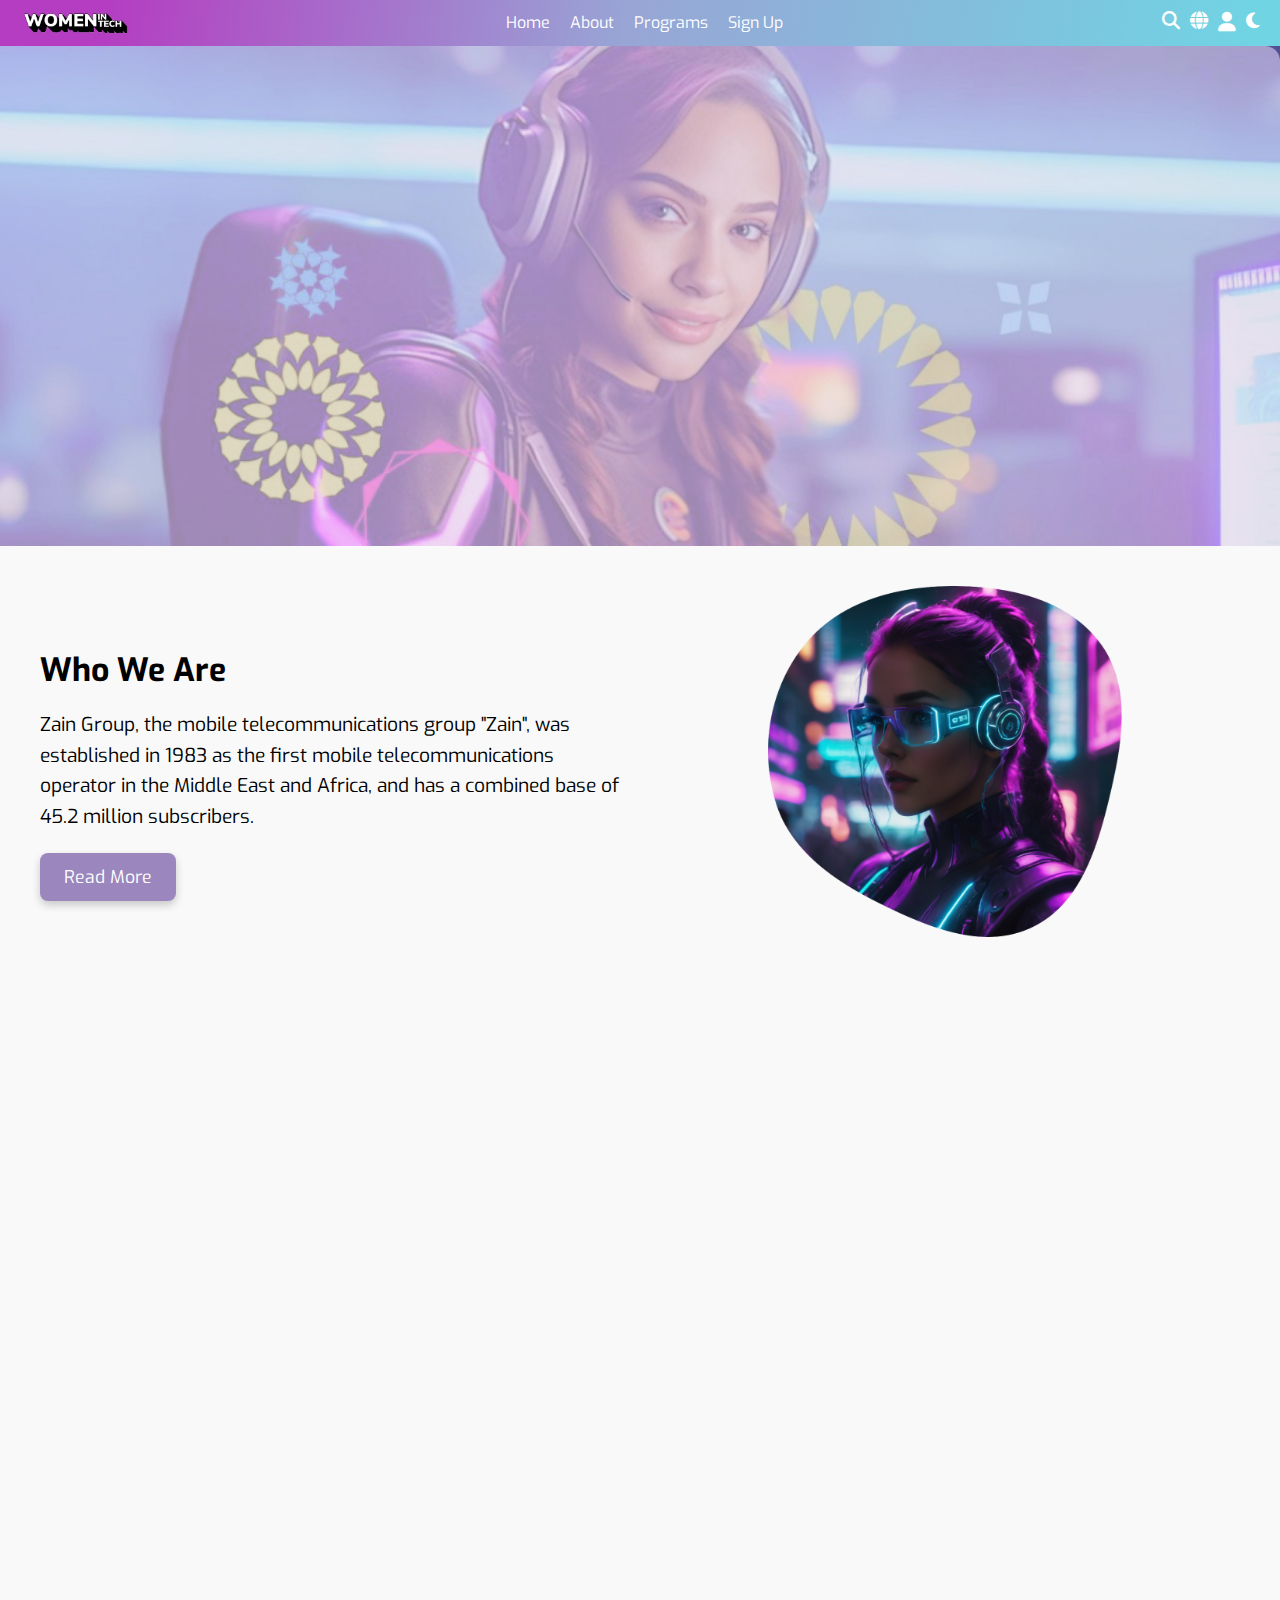
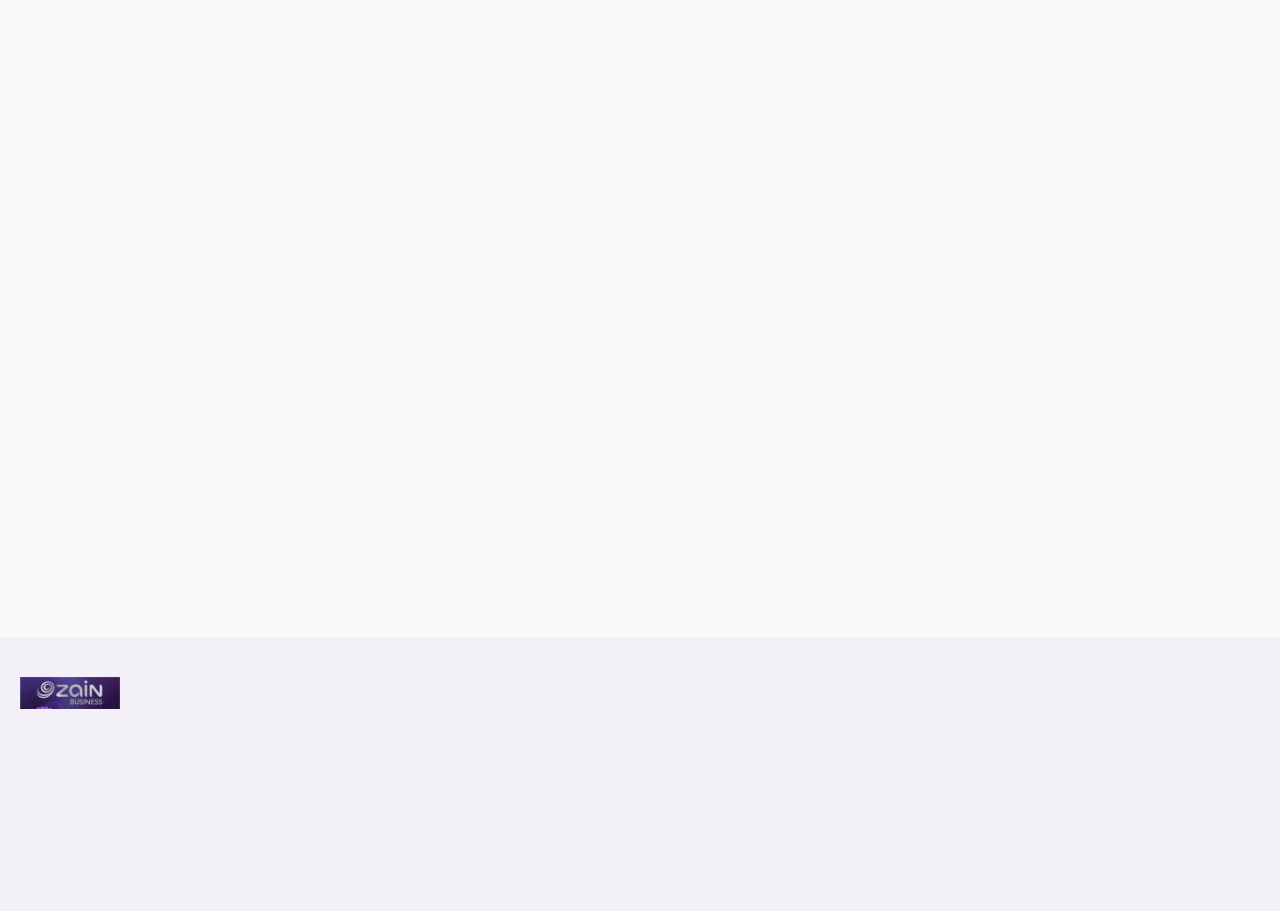
<file: about.html>
<!DOCTYPE html>
<html lang="en">
<head>
    <meta charset="UTF-8">
    <meta name="viewport" content="width=device-width, initial-scale=1.0">
    <title>Women in tech</title>
    <link rel="stylesheet" href="./style/styles1.css">
    <link rel="stylesheet" href="https://cdnjs.cloudflare.com/ajax/libs/font-awesome/6.6.0/css/all.min.css"> 
    <link rel="preconnect" href="https://fonts.googleapis.com">
<link rel="preconnect" href="https://fonts.gstatic.com" crossorigin>
<link href="https://fonts.googleapis.com/css2?family=Exo:ital,wght@0,100..900;1,100..900&display=swap" rel="stylesheet">
</head>
<body>

    <nav class="navbar">
        <div class="container">
            <a href="#" class="logo">
                <img src="img/logo.png" alt="Logo">
            </a>
            <ul class="nav-links" >
                <li><a href="index.html" class="translate-text" data-en="Home" data-ar="الصفحة الرئيسية">Home</a></li>
                <li><a href="about.html" class="translate-text" data-en="About" data-ar="عن الشركة">About</a></li>
                <li><a href="program.html" class="translate-text" data-en="Programs" data-ar="البرامج">Programs</a></li>
                <li><a href="signUp.html" class="translate-text" data-en="Sign Up" data-ar="التسجيل">Sign Up</a></li>
            </ul>
            <div class="icons">
                <a href="#" class="icon search-icon"><i class="fas fa-search"></i></a> 
                <a href="#" class="icon translate-icon" id="translate-icon"><i class="fas fa-globe"></i></a>
                <a href="profile.html" class="icon profile-icon"><i class="fas fa-user"></i></a> 
                <a href="#" class="icon dark-mode-icon" id="dark-mode-toggle"><i class="fas fa-moon"></i>
                </a> 
            <button class="menu-toggle" id="menu-toggle"><i class="fas fa-bars"></i></button> 
        </div>
    </nav>





    <section class="header-section">
        <header class="header">
            <div class="header-image">
                <img id="header-img1" src="img/imgs/abhead.png" alt="Header Image 1">
                <img id="header-img2" src="img/imgs/head2.png" alt="Header Image 2" >
            </div>
        </header>
    </section>
    
    

    <section class="who-we-are">
        <div class="content">
            <div class="text">
                <h2 class="translate-text" data-en="Who We Are" data-ar="من نحن">Who We Are</h2>
                <p class="translate-text" data-en="Zain Group, the mobile telecommunications group 'Zain', was established in 1983 as the first mobile telecommunications operator in the Middle East and Africa, and has a combined base of 45.2 million subscribers." data-ar="تأسست مجموعة زين، مجموعة الاتصالات المتنقلة 'زين'، في عام 1983 كأول مشغل اتصالات متنقلة في الشرق الأوسط وأفريقيا، ولديها قاعدة مشتركين مجمعة تبلغ 45.2 مليون مشترك.">Zain Group, the mobile telecommunications group "Zain", was established in 1983 as the first mobile telecommunications operator in the Middle East and Africa, and has a combined base of 45.2 million subscribers.</p>
                <a href="#" class="read-more translate-text" data-en="Read More" data-ar="اقرأ المزيد">Read More</a>
            </div>            
            <div class="image">
                <img src="img/imgs/a1.png" alt="Zain Group">
            </div>
        </div>
    </section>

    <section class="women-in-tech">
        <div class="women-content">
            <div class="women-image">
                <img src="img/imgs/b2.png" alt="Women in Technology Image">
            </div>
            <div class="women-text">
                <h2 class="translate-text" data-en="Women In Technology" data-ar="النساء في التكنولوجيا">Women In Technology</h2>
                <p class="translate-text" data-en="The company launched the 'Women in Technology' program to support women who want to work in the technology sector, by providing them with educational opportunities, guidance and networking, which aims to enable more women to enter the technology sector, and prepare female leaders in this field." data-ar="أطلقت الشركة برنامج 'النساء في التكنولوجيا' لدعم النساء اللواتي يرغبن في العمل في قطاع التكنولوجيا، من خلال توفير الفرص التعليمية، والإرشاد، والتواصل، والذي يهدف إلى تمكين المزيد من النساء من دخول قطاع التكنولوجيا، وإعداد قادة إناث في هذا المجال.">The company launched the “Women in Technology” program to support women who want to work in the technology sector, by providing them with educational opportunities, guidance and networking, which aims to enable more women to enter the technology sector, and prepare female leaders in this field.</p>
                <a href="#" class="women-read-more translate-text" data-en="Read More" data-ar="اقرأ المزيد">Read More</a>
            </div>
        </div>
    </section>
    
    
    <section class="who-we-are">
        <div class="content">
            <div class="text">
                <h2 class="translate-text" data-en="Our Vision" data-ar="رؤيتنا">Our Vision</h2>
                <p class="translate-text" data-en="This program aims to prove the role of women in technology and demonstrate their capabilities, as well as provide the opportunity for the largest possible number of working women and graduates from various technological branches to benefit from it." data-ar="يهدف هذا البرنامج إلى إثبات دور النساء في التكنولوجيا وإظهار قدراتهن، بالإضافة إلى توفير الفرصة لأكبر عدد ممكن من النساء العاملات والخريجات من مختلف التخصصات التكنولوجية للاستفادة منه.">This program aims to prove the role of women in technology and demonstrate their capabilities, as well as provide the opportunity for the largest possible number of working women and graduates from various technological branches to benefit from it.</p>
                <a href="#" class="read-more translate-text" data-en="Read More" data-ar="اقرأ المزيد">Read More</a>
            </div>                    
            <div class="image">
                <img src="img/imgs/b3.png" alt="Zain Group">
            </div>
        </div>
    </section>

    <section class="women-in-tech">
        <div class="women-content">
            <div class="women-image">
                <img src="img/imgs/b4.png" alt="Women in Technology Image">
            </div>
            <div class="women-text">
                <h2 class="translate-text" data-en="Our Mission" data-ar="مهمتنا">Our Mission</h2>
                <p class="translate-text" data-en="Empowering women and enhancing their presence in technology and inspiring the next generation of young women and girls to enter science, technology and engineering careers." data-ar="تمكين النساء وتعزيز وجودهن في التكنولوجيا وإلهام الجيل القادم من الشابات والفتيات لدخول مجالات العلوم والتكنولوجيا والهندسة.">Empowering women and enhancing their presence in technology and inspiring the next generation of young women and girls to enter science, technology and engineering careers.</p>
                <a href="#" class="women-read-more translate-text" data-en="Read More" data-ar="اقرأ المزيد">Read More</a>
            </div>            
        </div>
    </section>
    

    <footer class="footer">
        <div class="footer-container">
            <div class="footer-logo">
                <img src="image.png" alt="Logo" class="footer-logo-image">
            </div>
            <div class="footer-description">
                <p>Contact us</p>
                <p>Address: Iraq, Baghdad, Al Jadriya</p>
                <p>Email: support@moon.iq</p>
                <p>Copyright © 2024 moon | Women in Tech | G-2</p>
            </div>
            <div class="footer-links">
                <h3>Quick Links</h3>
                <ul>
                    <li><a href="#">Home</a></li>
                    <li><a href="#">About Us</a></li>
                    <li><a href="#">Services</a></li>
                    <li><a href="#">Contact</a></li>
                </ul>
            </div>
            <div class="footer-social">
                <h3>Follow Us</h3>
                <ul>
                    <li><a href="#"><i class="fab fa-facebook-f"></i> Facebook</a></li>
                    <li><a href="#"><i class="fab fa-twitter"></i> Twitter</a></li>
                    <li><a href="#"><i class="fab fa-instagram"></i> Instagram</a></li>
                    <li><a href="#"><i class="fab fa-linkedin-in"></i> LinkedIn</a></li>
                </ul>
            </div>
        </div>
    </footer>
    


    <script src="./scripts/script1.js"></script>
    <script src="https://cdnjs.cloudflare.com/ajax/libs/gsap/3.11.2/gsap.min.js"></script>

</body>
</html>
</file>
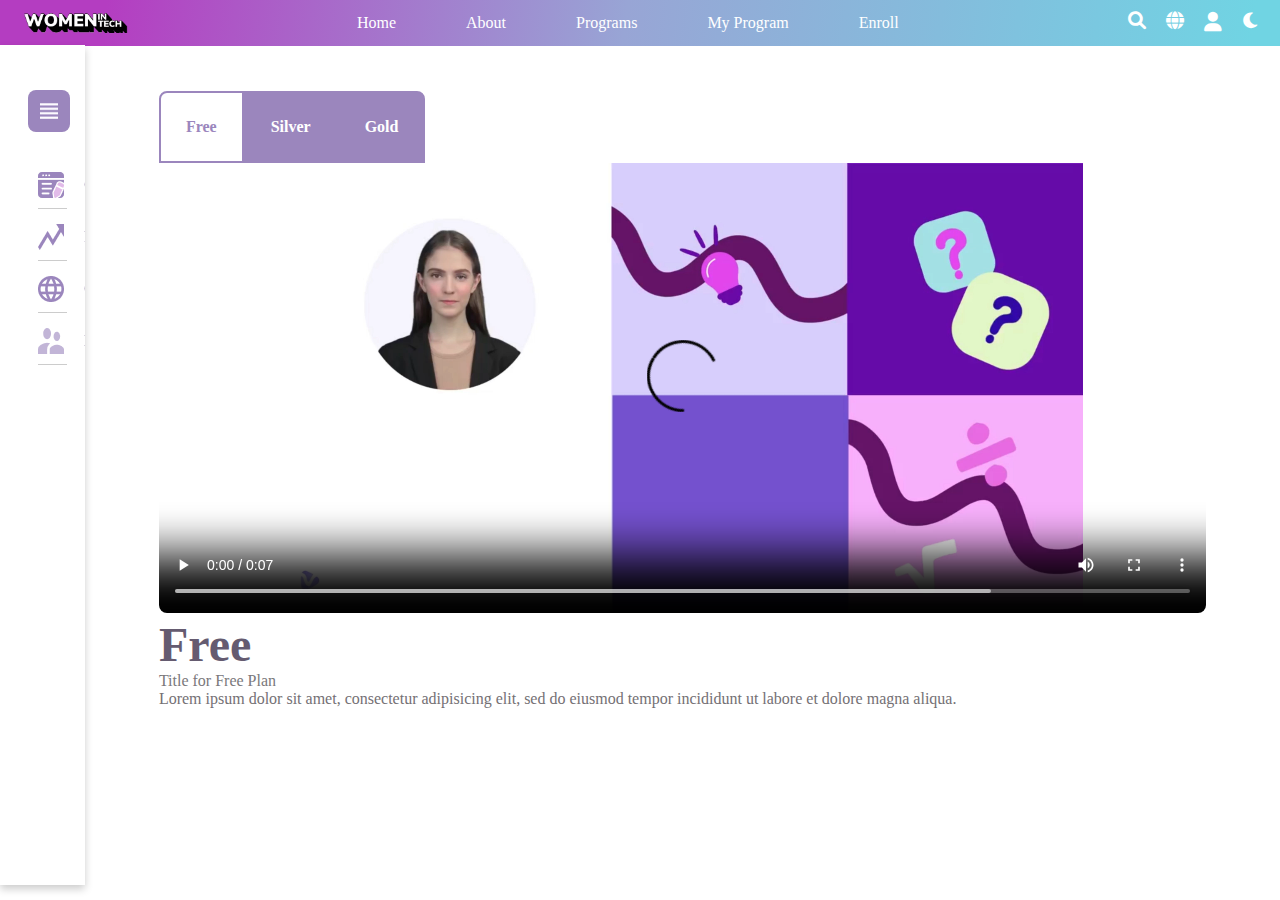
<file: myCourse.html>
<!DOCTYPE html>
<html lang="en">
<head>
    <meta charset="UTF-8">
    <meta name="viewport" content="width=device-width, initial-scale=1.0">
    <title>Slide Menu</title>
    <link rel="stylesheet" href="myCoursse.css">

    <link rel="stylesheet" href="https://cdnjs.cloudflare.com/ajax/libs/font-awesome/6.0.0-beta3/css/all.min.css">
</head>
<body>
    <!-- nav bar html -->
   
    <nav class="navbar">
      <div class="container">
          <a href="#" class="logo">
              <img src="img/logo.png" alt="Logo">
          </a>
          <ul class="nav-links" >
            <li><a href="index.html" class="translate-text" data-en="Home" data-ar="الصفحة الرئيسية">Home</a></li>
            <li><a href="about.html" class="translate-text" data-en="About" data-ar="عن الشركة">About</a></li>
            <li><a href="program.html" class="translate-text" data-en="Programs" data-ar="البرامج">Programs</a></li>
            <li><a href="myProgram.html" class="translate-text" data-en="Programs" data-ar="البرامج">My Program</a></li>
            <li><a href="En.html" class="translate-text" data-en="Enroll" data-ar="التسجيل">Enroll</a></li>
        </ul>
          <div class="icons">
              <a href="#" class="icon search-icon"><i class="fas fa-search"></i></a> 
              <a href="#" class="icon translate-icon" id="translate-icon"><i class="fas fa-globe"></i></a>
              <a href="profile.html" class="icon profile-icon"><i class="fas fa-user"></i></a> 
              <a href="#" class="icon dark-mode-icon" id="dark-mode-toggle"><i class="fas fa-moon"></i>
              </a> 
          <button class="menu-toggle" id="menu-toggle"><i class="fas fa-bars"></i></button> 
      </div>
  </nav>

<!-- end nav bar  -->
    <!-- end nav bar  -->

    <!-- start sidebar -->
    <aside class="sidebar">
        <div class="sidebar-header">
            <img src="img/menu-icon.png" alt="logo">
            <h3>Menu</h3>
        </div>
        <ul class="sidebar-link">
            <li><a href="myProgram.html"><img src="img/courseIcon.png" alt="Icon 1"><span>Course</span></a></li>
            <li><a href="myProgram.html"><img src="img/prograssIcon.png" alt="Icon 2"><span>Progress</span></a></li>
            <li><a href="myProgram.htmlk"><img src="img/quickLinkIcon.png" alt="Icon 3"><span>Quick Link</span></a></li>
            <li><a href="myProgram.html"><img src="img/mentorIcon.png" alt="Icon 4"><span>Mentor</span></a></li>
        </ul>
    </aside>
    <!-- end sidebar -->

    <!-- start main content -->
    <main class="main-content">
        <div class="mytabs">
            <!-- Tab 1 -->
            <input type="radio" id="tabfree" name="mytabs" checked="checked">
            <label for="tabfree">Free</label>
            <div class="tab">
                <video class="ved-course" controls>
                    <source src="ved/ved1.mp4" type="video/mp4">
                    Your browser does not support the video tag.
                </video>
                <h2>Free</h2>
                <h4>Title for Free Plan</h4>
                <p>Lorem ipsum dolor sit amet, consectetur adipisicing elit, sed do eiusmod tempor incididunt ut labore et dolore magna aliqua.</p>
            </div>

            <!-- Tab 2 -->
            <input type="radio" id="tabsilver" name="mytabs">
            <label for="tabsilver">Silver</label>
            <div class="tab">
                <video class="ved-course" controls>
                    <source src="ved/ved2.mp4" type="video/mp4">
                    Your browser does not support the video tag.
                </video>
                <h2>Silver</h2>
                <h4>Title for Silver Plan</h4>
                <p>Lorem ipsum dolor sit amet, consectetur adipisicing elit, sed do eiusmod tempor incididunt ut labore et dolore magna aliqua.</p>
            </div>

            <!-- Tab 3 -->
            <input type="radio" id="tabgold" name="mytabs">
            <label for="tabgold">Gold</label>
            <div class="tab">
                <video class="ved-course" controls>
                    <source src="ved/ved3.mp4" type="video/mp4">
                    Your browser does not support the video tag.
                </video>
                <h2>Gold</h2>
                <h4>Title for Gold Plan</h4>
                <p>Lorem ipsum dolor sit amet, consectetur adipisicing elit, sed do eiusmod tempor incididunt ut labore et dolore magna aliqua.</p>
            </div>
        </div>
    </main>
</body>
</html>
</file>
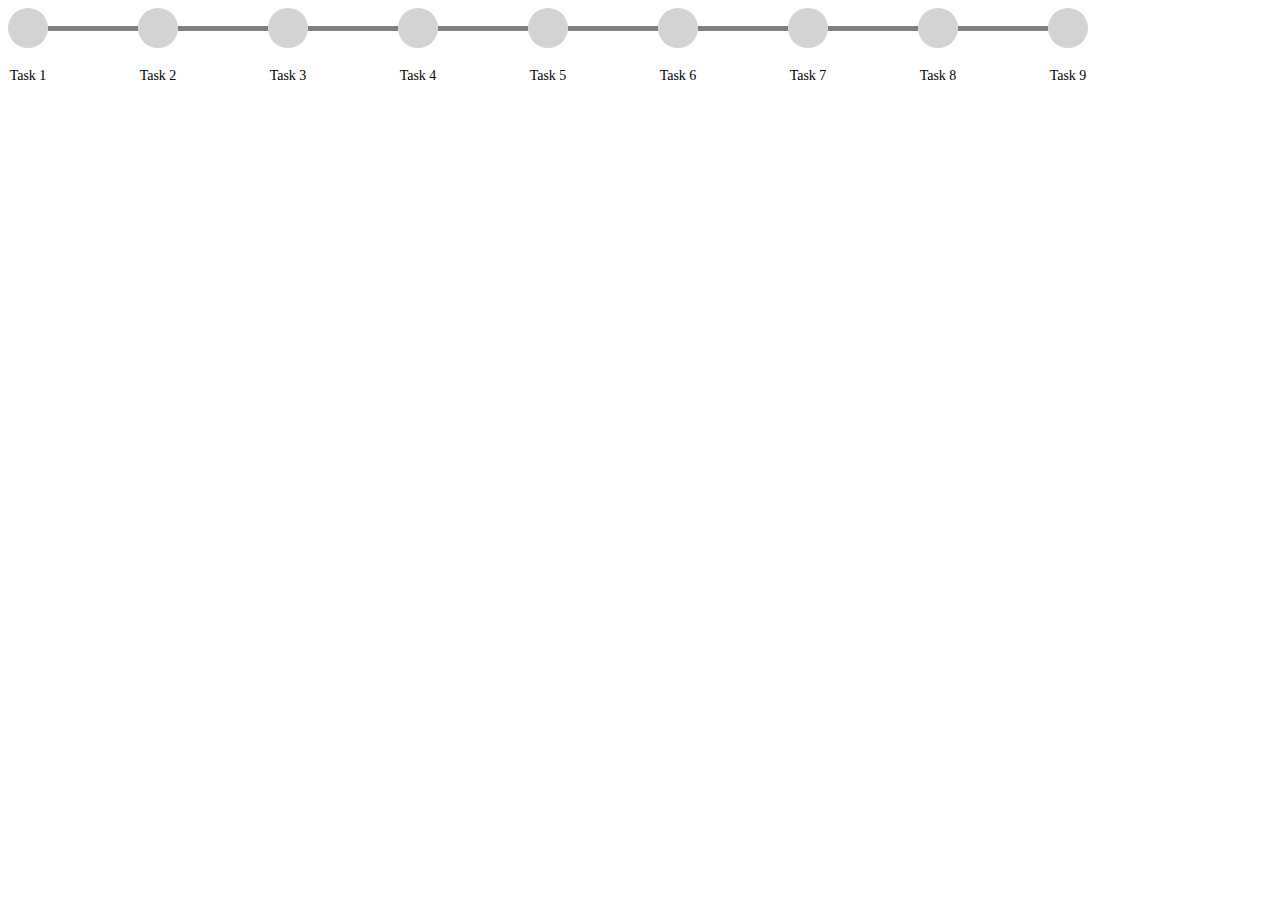
<file: pro.html>
<!DOCTYPE html>
<html lang="en">
<head>
  <meta charset="UTF-8">
  <meta name="viewport" content="width=device-width, initial-scale=1.0">
  <title>Progress Overview</title>
  <link rel="stylesheet" href="https://cdnjs.cloudflare.com/ajax/libs/font-awesome/6.0.0-beta3/css/all.min.css">
  <style>
    .progress-overview {
      display: flex;
      align-items: center;
    }

    .circle {
      width: 40px;
      height: 40px;
      border-radius: 50%;
      background-color: lightgray;
      display: flex;
      justify-content: center;
      align-items: center;
      position: relative;
      font-size: 24px;
      color: white;
    }

    .line {
      width: 90px;
      height: 5px;
      background-color: gray;
    }

    .circle.completed {
      background-color: #9B86BD;
    }

    .circle span {
      position: absolute;
      top: 60px; 
      font-size: 14px;
      color: black;
    }

    .checkmark {
      display: none;
      font-size: 20px; 
      color: white;
    }

    .circle.completed .checkmark {
      display: block;
    }


    @media (max-width: 600px) {
      .circle {
        width: 30px;
        height: 30px;
        font-size: 18px;
      }

      .line {
        width: 60px;
      }

      .circle span {
        font-size: 12px;
        top: 40px;
      }
    }
  </style>
</head>
<body>

  <!-- HTML -->
  <div class="progress-overview">
    <div class="circle" id="circle1">
      <i class="fas fa-check checkmark"></i> 
      <span>Task 1</span> 
    </div>
    <div class="line"></div>
    <div class="circle" id="circle2">
      <i class="fas fa-check checkmark"></i> 
      <span>Task 2</span>
    </div>
    <div class="line"></div>
    <div class="circle" id="circle3">
      <i class="fas fa-check checkmark"></i> 
      <span>Task 3</span>
    </div>
    <div class="line"></div>
    <div class="circle" id="circle4">
      <i class="fas fa-check checkmark"></i> 
      <span>Task 4</span>
    </div>
    <div class="line"></div>
    <div class="circle" id="circle5">
      <i class="fas fa-check checkmark"></i> 
      <span>Task 5</span>
    </div>
    <div class="line"></div>
    <div class="circle" id="circle6">
      <i class="fas fa-check checkmark"></i> 
      <span>Task 6</span>
    </div>
    <div class="line"></div>
    <div class="circle" id="circle7">
      <i class="fas fa-check checkmark"></i> 
      <span>Task 7</span>
    </div>
    <div class="line"></div>
    <div class="circle" id="circle8">
      <i class="fas fa-check checkmark"></i> 
      <span>Task 8</span>
    </div>
    <div class="line"></div>
    <div class="circle" id="circle9">
      <i class="fas fa-check checkmark"></i> 
      <span>Task 9</span>
    </div>
  </div>

  <script>
    function completeTask(index) {
      const circle = document.getElementById(`circle${index}`);
      if (circle) {
        circle.classList.add('completed');
      }
    }

    function autoCompleteTasks() {
      let currentTask = 1;
      const totalTasks = 3; // نكمل فقط أول 3 دوائر
      const interval = 3000; // 3000ms = 3 لكل دائرة سرعة

      const taskInterval = setInterval(() => {
        completeTask(currentTask);
        currentTask++;
        if (currentTask > totalTasks) {
          clearInterval(taskInterval); 
        }
      }, interval);
    }

    window.onload = autoCompleteTasks;
  </script>

</body>
</html>
</file>
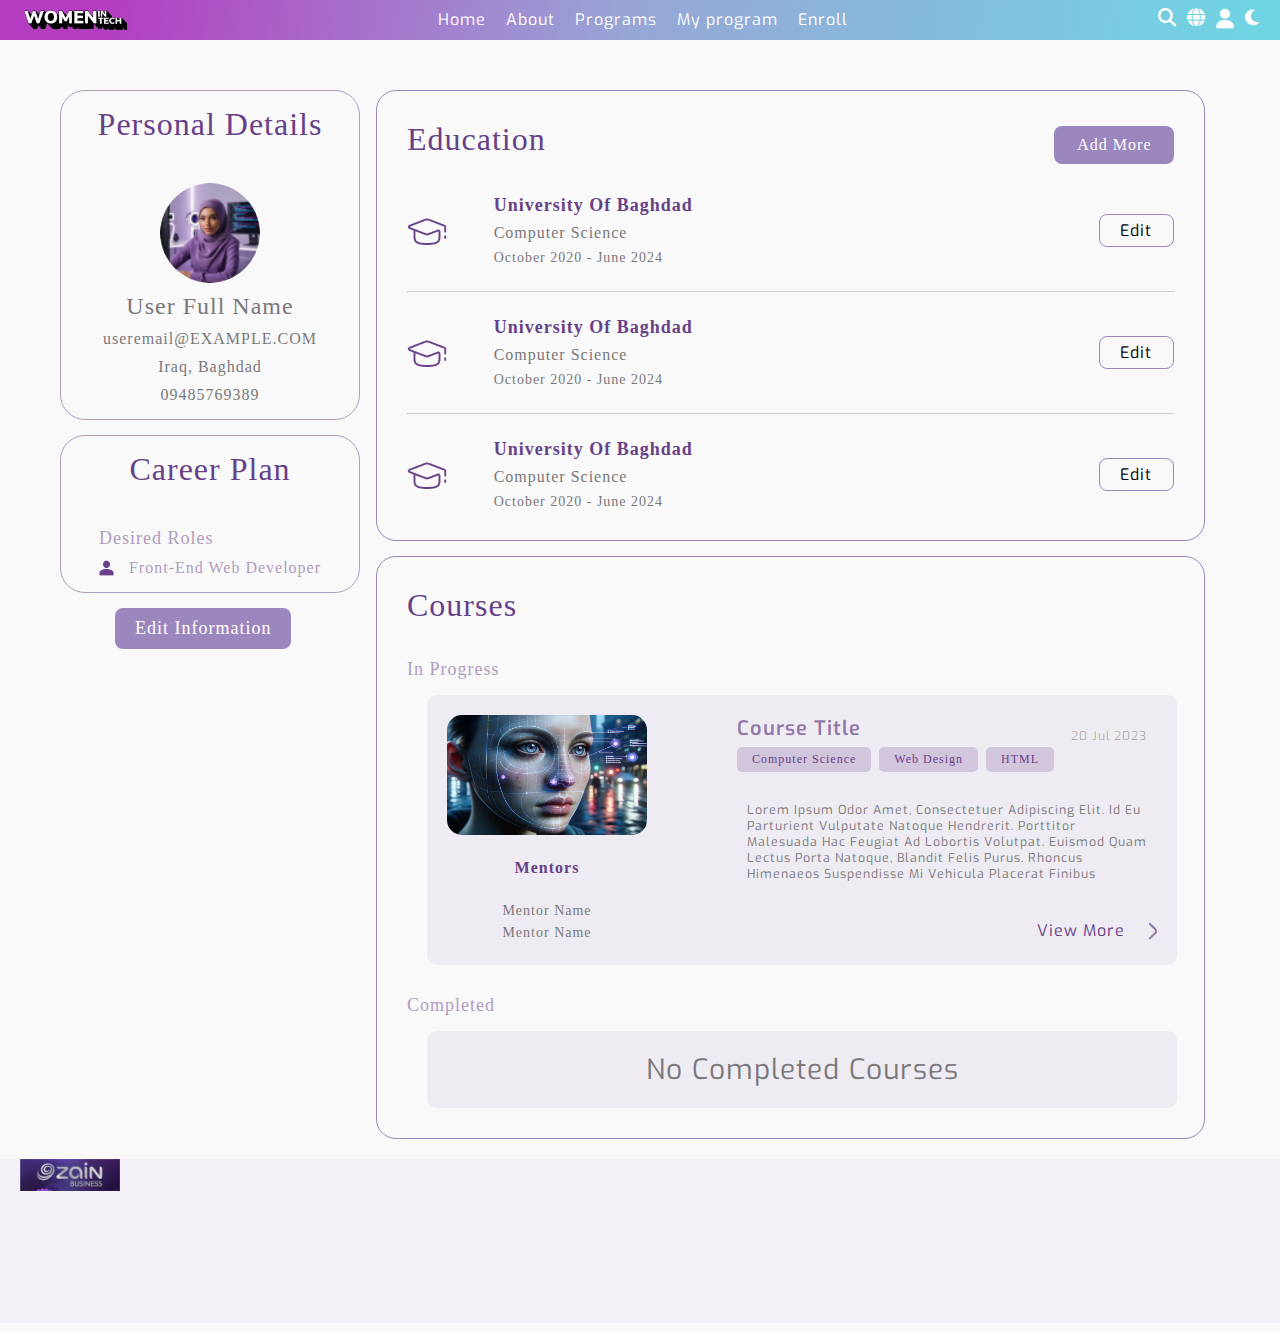
<file: profile.html>
<!DOCTYPE html>
<html lang="en">
<head>
    <meta charset="UTF-8">
    <meta name="viewport" content="width=device-width, initial-scale=1.0">
    <title>Women in tech</title>
    <link rel="stylesheet" href="./style/profileStyle.css">
    <link rel="stylesheet" href="./style/profileResponsive.css">
    <link rel="stylesheet" href="./style/styles1.css">
    <link rel="stylesheet" href="https://cdnjs.cloudflare.com/ajax/libs/font-awesome/6.6.0/css/all.min.css"> 
    <link rel="preconnect" href="https://fonts.googleapis.com">
<link rel="preconnect" href="https://fonts.gstatic.com" crossorigin>
<link href="https://fonts.googleapis.com/css2?family=Exo:ital,wght@0,100..900;1,100..900&display=swap" rel="stylesheet">
<style>
    .navbar {
    width: 100%; /* set the width to the full viewport width */
    padding: 0 20px; /* add some padding to the left and right */
    box-sizing: border-box;
    }
    .footer {
  width: 100%; /* set the width to the full viewport width */
  padding: 0 20px; /* add some padding to the left and right */
  box-sizing: border-box; /* make sure the padding is included in the width */
}
</style>
</head>
<body>

    <nav class="navbar">
        <div class="container">
            <a href="#" class="logo">
                <img src="img/logo.png" alt="Logo">
            </a>
            <ul class="nav-links" >
                <li><a href="index.html" class="translate-text" data-en="Home" data-ar="الصفحة الرئيسية">Home</a></li>
                <li><a href="about.html" class="translate-text" data-en="About" data-ar="عن الشركة">About</a></li>
                <li><a href="#" class="translate-text" data-en="Programs" data-ar="البرامج">Programs</a></li>
                <li><a href="myProgram.html" class="translate-text" data-en="Login / Register" data-ar="برنامجي">My program</a></li>
                <li><a href="En.html" class="translate-text" data-en="Login / Register" data-ar="تسجيل الدخول / التسجيل">Enroll</a></li>
            </ul>
            <div class="icons">
                <a href="#" class="icon search-icon"><i class="fas fa-search"></i></a> 
                <a href="#" class="icon translate-icon" id="translate-icon"><i class="fas fa-globe"></i></a>
                <a href="profile.html" class="icon profile-icon"><i class="fas fa-user"></i></a> 
                <a href="#" class="icon dark-mode-icon" id="dark-mode-toggle"><i class="fas fa-moon"></i>
                </a> 
            <button class="menu-toggle" id="menu-toggle"><i class="fas fa-bars"></i></button> 
        </div>
    </nav>
    <section class="profileBody containerMain">
        <div class="main ">
            <div class="personalInfo">
                <h3>Personal Details</h3>
                <img src="./assets/prp.png" alt="profile picture">
                <h4>User Full Name</h4>
                <h5>useremail@EXAMPLE.COM</h5>
                <h5>Iraq, Baghdad</h5>
                <h5>09485769389</h5>
            </div>
    
            <div class="careerPlan">
                <h3>Career Plan</h3>
                <div class="careerPlanInfo">
                    <h4>Desired Roles</h4>
    
                    <div class="prpIcon">
                        <img src="./assets/person.png" alt="Icon">
                        <h5>Front-End Web Developer</h5>
                    </div>
                </div>   
            </div>
            
            <button class="editInfoBtn"> Edit Information</button>
        
        </div>

        <div class="right">
            <div class="Education">
                <div class="educationHeader">
                    <h3>Education</h3>
                    <button>Add More</button>
                </div>

                <div class="institutes">
                    <div class="educationContent">
                        <img class="cap" src="./assets/cap.png" alt="graduation cap">
                        <div class="instituteInfo">
                            <h4>University Of Baghdad</h4>
                            <h5>Computer Science</h5>
                            <h6>October 2020 - June 2024</h6>
                        </div>
                        <div class="icons">
                            <button class="edit-btn">
                              <span>Edit</span>
                              <img src="./assets/edit.png" alt="Edit Icon">
                              <img src="./assets/delete.png" alt="Delete Icon">
                            </button>
                        </div>
                    </div>

                    <hr>

                    <div class="educationContent">
                        <img class="cap" src="./assets/cap.png" alt="graduation cap">
                        <div class="instituteInfo">
                            <h4>University Of Baghdad</h4>
                            <h5>Computer Science</h5>
                            <h6>October 2020 - June 2024</h6>
                        </div>
                        <div class="icons">
                            <button class="edit-btn">
                              <span>Edit</span>
                              <img src="./assets/edit.png" alt="Edit Icon">
                              <img src="./assets/delete.png" alt="Delete Icon">
                            </button>
                        </div>
                    </div>

                    <hr>

                    <div class="educationContent">
                        <img class="cap" src="./assets/cap.png" alt="graduation cap">
                        <div class="instituteInfo">
                            <h4>University Of Baghdad</h4>
                            <h5>Computer Science</h5>
                            <h6>October 2020 - June 2024</h6>
                        </div>

                        <div class="icons">
                            <button class="edit-btn">
                              <span>Edit</span>
                              <img src="./assets/edit.png" alt="Edit Icon">
                              <img src="./assets/delete.png" alt="Delete Icon">
                            </button>
                        </div>
                    </div>
                </div>
                
                
            </div>

            <div class="courses">
                <h3>Courses</h3>

                <div class="coursesCards">
                    <h4>In Progress</h4>
                    <div class="currentCourseCard">
                        <div class="leftOfCard container">
                            <img src="./assets/header2.jpg" alt="">
                            <h4>Mentors</h4>
                            <div class="mentors">
                                <h5>Mentor Name</h5>
                                <h5>Mentor Name</h5>
                            </div>
                        </div>

                        <div class="rightOfCard">
                            <div class="titleInfo">
                                <h4>Course Title</h4>
                                <h6>20 Jul 2023</h6>
                            </div>
                            <div class="tags">
                                <ul>
                                    <li>Computer Science</li>
                                    <li>Web Design</li>
                                    <li>HTML</li>
                                </ul>
                            </div>
                            <div class="content">
                                <p>Lorem ipsum odor amet, consectetuer adipiscing elit. Id eu parturient vulputate natoque hendrerit. Porttitor malesuada hac feugiat ad lobortis volutpat. Euismod quam lectus porta natoque, blandit felis purus. Rhoncus himenaeos suspendisse mi vehicula placerat finibus </p>
                            </div>
                            <img src="./assets/arrow.png" alt="arrow">
                            <h4 class="view"><a href="myProgram.html">View More</a></h4>
                        </div>
                    </div>

                    <h4 class="completed">Completed</h4>

                    <div class="completedCourseCard">
                        <h3>No completed Courses</h3>
                    </div>
                </div>

            </div>
            
        </div>

    </section> 

    <footer class="footer">
        <div class="footer-container">
            <div class="footer-logo">
                <img src="image.png" alt="Logo" class="footer-logo-image">
            </div>
            <div class="footer-description">
                <p>Contact us</p>
                <p>Address: Iraq, Baghdad, Al Jadriya</p>
                <p>Email: support@moon.iq</p>
                <p>Copyright © 2024 moon | Women in Tech | G-2</p>
            </div>
            <div class="footer-links">
                <h3>Quick Links</h3>
                <ul>
                    <li><a href="#">Home</a></li>
                    <li><a href="#">About Us</a></li>
                    <li><a href="#">Services</a></li>
                    <li><a href="#">Contact</a></li>
                </ul>
            </div>
            <div class="footer-social">
                <h3>Follow Us</h3>
                <ul>
                    <li><a href="#"><i class="fab fa-facebook-f"></i> Facebook</a></li>
                    <li><a href="#"><i class="fab fa-twitter"></i> Twitter</a></li>
                    <li><a href="#"><i class="fab fa-instagram"></i> Instagram</a></li>
                    <li><a href="#"><i class="fab fa-linkedin-in"></i> LinkedIn</a></li>
                </ul>
            </div>
        </div>
    </footer>
    


    <script src="./scripts/script1.js"></script>
    <script src="https://cdnjs.cloudflare.com/ajax/libs/gsap/3.11.2/gsap.min.js"></script>

</body>
</html>
</file>
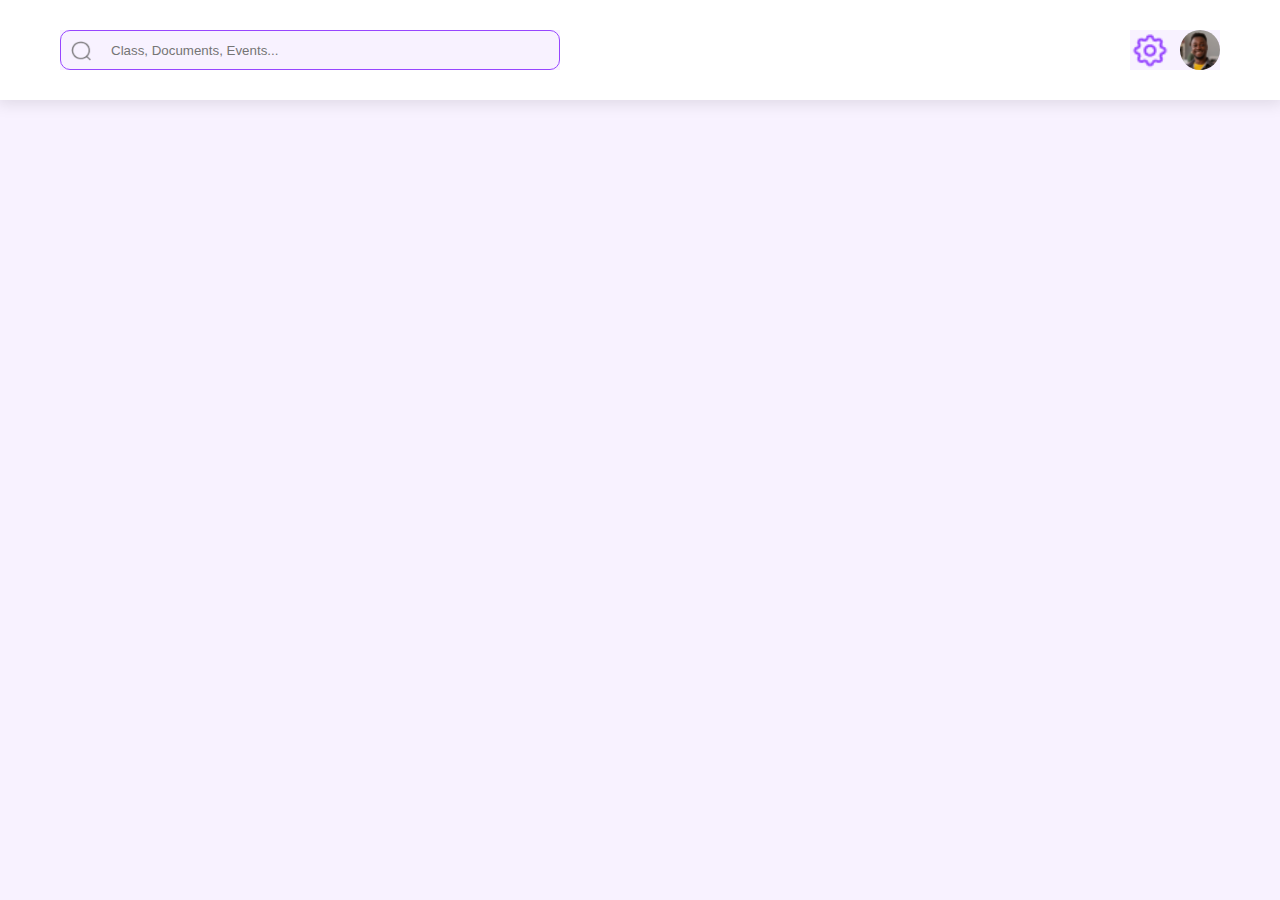
<file: dashboard/homepage.html>
<!DOCTYPE html>
<html>
<head>
  	<meta charset="utf-8">
  	<meta name="viewport" content="initial-scale=1, width=device-width">
  	
  	<link rel="stylesheet"  href="style.css" />
  	<link rel="stylesheet" href="https://fonts.googleapis.com/css2?family=Open Sans:wght@600&display=swap" />
  	
  	
  	
</head>
<body>
  	
  	<section class="nav">
        <div class="nav-content">
            <div class="searchBar">
                <input type="text" placeholder="Class, Documents, Events... ">
            </div>

            <div class="nav-profile">
                <img src="./dashAssets/Vector.png" alt="">
                <img src="./dashAssets/profile.png" alt="">

            </div>
        </div>
    </section>
  	
  	
  	
  	
</body>
</html>
</file>
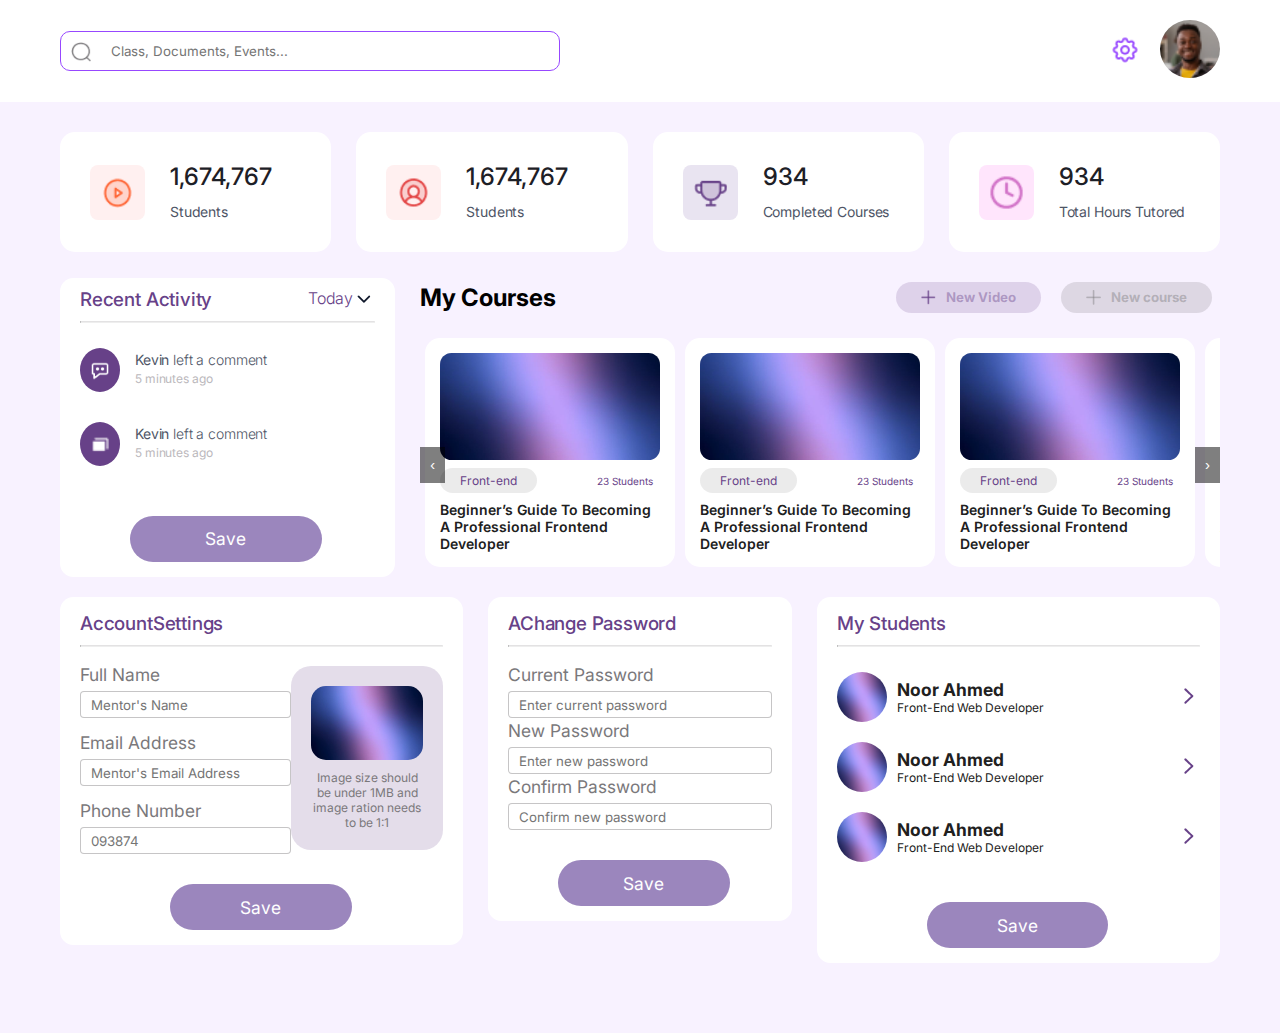
<file: Mentor Dashboard/dashboard.html>
<!DOCTYPE html>
<html lang="en">
<head>
    <meta charset="UTF-8">
    <meta name="viewport" content="width=device-width, initial-scale=1.0">
    <link rel="stylesheet" href="dashboard.css">
    <link rel="stylesheet" href="https://fonts.googleapis.com/css2?family=Inter:wght@200;400;500;600&display=swap" />
    <link rel="stylesheet" href="https://fonts.googleapis.com/css2?family=Jost:wght@500&display=swap" />
    
    <title>Mentor's Space</title>
</head>
<body>
        <section class="dash-nav ">
            <div class="navContent container">
                <div class="searchBar">
                    <input type="text" placeholder="Class, Documents, Events... ">
                </div>
                <div >
                    <ul class="profileImg">
                        <li><img src="./dashAssets/Vector.png" alt="" id="settings"></li>
                        <li><img src="./dashAssets/profile.png" alt="" id="image"></li>
                    </ul>
                </div>
            </div>
         </section>

        <section class="hero-section">
                <div class="general-cards container">
                    <div class="general-card1">
                        <div class="general-icon">
                        <img src="./dashAssets/card1.png" alt="">
                        </div>
                        <div class="general-card-text">
                        <h4>1,674,767</h4>
                        <h5>Students</h5>
                        </div>
                    </div>
                
                    <div class="general-card2">
                        <div class="general-icon">
                        <img src="./dashAssets/card2.png" alt="">
                        </div>
                        <div class="general-card-text">
                        <h4>1,674,767</h4>
                        <h5>Students</h5>
                        </div>
                    </div>
                
                    <div class="general-card3">
                        <div class="general-icon">
                        <img src="./dashAssets/card3.png" alt="">
                        </div>
                        <div class="general-card-text">
                        <h4>934</h4>
                        <h5>Completed Courses</h5>
                        </div>
                    </div>
                
                    <div class="general-card4">
                        <div class="general-icon">
                            <img src="./dashAssets/card4.png" alt="">
                        </div>
                        <div class="general-card-text">
                            <h4>934</h4>
                            <h5>Total Hours Tutored</h5>
                        </div>
                        </div>
                </div>

                <div class="activity-courses container">
                    <div class="recent-activity ">
                        <div class="recent-activity-card">
                            <div class="header">
                                <h4>Recent Activity</h4>
                                <div class="dropdown">
                                  <button class="dropdown-toggle">
                                    <span>Today</span>
                                    <img src="./dashAssets/drop.png" alt="" class="arrow-icon">
                                  </button>
                                  <ul class="dropdown-menu">
                                    <li><a href="#">Last Week</a></li>
                                    <li><a href="#">Last Month</a></li>
                                    <li><a href="#">Last Year</a></li>
                                  </ul>
                                </div>
                              </div>
                              
                              <hr>
    
                            <div class="notifications">
                                <div class="notification-row">
                                    <div class="notification-row-img">
                                        <img src="./dashAssets/message.png" alt="">
                                    </div>
                                    <div class="notification-row-text">
                                        <h5><b>Kevin</b> left a comment </h5>
                                        <h6>5 minutes ago</h6>
                                    </div>
                                </div>
    
                                <div class="notification-row">
                                    <div class="notification-row-img">
                                        <img src="./dashAssets/cards.png" alt="">
                                    </div>
                                    <div class="notification-row-text">
                                        <h5><b>Kevin</b> left a comment </h5>
                                        <h6>5 minutes ago</h6>
                                    </div>
                                </div>
                                <button class="editProfileBtn">Save</button>

                            <div>
    
                                </div>
                              </div>
                        </div>
                    </div>

                    <div class="myCourses">
                        <div class="courses-header">
                            <div class="title">
                                <h4>My Courses</h4>
                            </div>
                            <div class="buttons-div">
                                <div class="video"><img src="./dashAssets/plus.png" alt=""><h5>New Video</h5></div>
                                <div class="course"><img src="./dashAssets/plus2.png" alt=""><h5>New course</h5></div>
                            </div>
                        </div>
                    
                        <div class="carousel-container">
                            <button class="carousel-button prev">‹</button>
                            <div class="carousel">
                                <div class="course-cards">
                                    <div class="courseCard">
                                        <img src="./dashAssets/course1.jpg" alt="">
                                        <div class="courseInfo">
                                            <p>Front-end</p>
                                            <h6>23 Students</h6>
                                        </div>
                                        <h4>Beginner’s Guide to becoming a professional frontend developer</h4>
                                    </div>

                                    <div class="courseCard">
                                        <img src="./dashAssets/course1.jpg" alt="">
                                        <div class="courseInfo">
                                            <p>Front-end</p>
                                            <h6>23 Students</h6>
                                        </div>
                                        <h4>Beginner’s Guide to becoming a professional frontend developer</h4>
                                    </div>

                                    <div class="courseCard">
                                        <img src="./dashAssets/course1.jpg" alt="">
                                        <div class="courseInfo">
                                            <p>Front-end</p>
                                            <h6>23 Students</h6>
                                        </div>
                                        <h4>Beginner’s Guide to becoming a professional frontend developer</h4>
                                    </div>

                                    <div class="courseCard">
                                        <img src="./dashAssets/course1.jpg" alt="">
                                        <div class="courseInfo">
                                            <p>Front-end</p>
                                            <h6>23 Students</h6>
                                        </div>
                                        <h4>Beginner’s Guide to becoming a professional frontend developer</h4>
                                    </div>

                                    <div class="courseCard">
                                        <img src="./dashAssets/course1.jpg" alt="">
                                        <div class="courseInfo">
                                            <p>Front-end</p>
                                            <h6>23 Students</h6>
                                        </div>
                                        <h4>Beginner’s Guide to becoming a professional frontend developer</h4>
                                    </div>

                                    <div class="courseCard">
                                        <img src="./dashAssets/course1.jpg" alt="">
                                        <div class="courseInfo">
                                            <p>Front-end</p>
                                            <h6>23 Students</h6>
                                        </div>
                                        <h4>Beginner’s Guide to becoming a professional frontend developer</h4>
                                    </div>
                                    <div class="courseCard">
                                        <img src="./dashAssets/course1.jpg" alt="">
                                        <div class="courseInfo">
                                            <p>Front-end</p>
                                            <h6>23 Students</h6>
                                        </div>
                                        <h4>Beginner’s Guide to becoming a professional frontend developer</h4>
                                    </div>

                                    <div class="courseCard">
                                        <img src="./dashAssets/course1.jpg" alt="">
                                        <div class="courseInfo">
                                            <p>Front-end</p>
                                            <h6>23 Students</h6>
                                        </div>
                                        <h4>Beginner’s Guide to becoming a professional frontend developer</h4>
                                    </div>

                                    <div class="courseCard">
                                        <img src="./dashAssets/course1.jpg" alt="">
                                        <div class="courseInfo">
                                            <p>Front-end</p>
                                            <h6>23 Students</h6>
                                        </div>
                                        <h4>Beginner’s Guide to becoming a professional frontend developer</h4>
                                    </div>
                                </div>
                            </div>
                            <button class="carousel-button next">›</button>
                        </div>
                    </div>
                </div>

                <div class="settings-password-students container">
                    <div class="account-settings">
                        <div class="header">
                            <h4>AccountSettings</h4>
                        </div>
                        <hr>
                        <div class="settings-boxes">
                            <div class="left-box">
                                <div class="inputbox">
                                    <label for="">Full Name</label>
                                    <input type="text" placeholder="Mentor's Name">
                                </div>

                                <div class="inputbox">
                                    <label for="">Email Address</label>
                                    <input type="text" placeholder="Mentor's Email Address">
                                </div>

                                <div class="inputbox">
                                    <label for="">Phone Number</label>
                                    <input type="text" placeholder="093874">
                                </div>
                                
                            </div>
                            <div class="right-box">
                                <div class="uploadImg">
                                    <img src="./dashAssets/course1.jpg" alt="">
                                    <p>Image size should be under 1MB and image ration needs to be 1:1</p>
                                </div>
                            </div>
                        </div>
                        <button class="editProfileBtn">Save</button>

                    </div>

                    <div class="password-change">
                        <div class="header">
                            <h4>AChange Password</h4>
                        </div>
                        <hr>
                        <div class="changing-form">
                            <div class="inputbox">
                              <label for="current-password">Current Password</label>
                              <input type="password" id="current-password" placeholder="Enter current password">
                            </div>
                            <div class="inputbox">
                              <label for="new-password">New Password</label>
                              <input type="password" id="new-password" placeholder="Enter new password">
                            </div>
                            <div class="inputbox">
                              <label for="confirm-password">Confirm Password</label>
                              <input type="password" id="confirm-password" placeholder="Confirm new password">
                            </div>
                          </div>
                        <button class="editProfileBtn">Save</button>

                    </div>

                    <div class="my-students">
                        <div class="header">
                            <h4>My Students</h4>
                        </div>
                        <hr>
                            <div class="students">
                                <div class="student-row">
                                    <div class="student-row-left">
                                        <img src="./dashAssets/course1.jpg" alt="">
                                        <div class="student-row-info">
                                            <h4>Noor Ahmed</h4>
                                             <h5>Front-end web developer</h5>
                                        </div>
                                    </div>
                                    <img class="left-arrow" src="./dashAssets/side-arrow.png" alt="">

                                </div>
                                
                                <div class="student-row">
                                    <div class="student-row-left">
                                        <img src="./dashAssets/course1.jpg" alt="">
                                        <div class="student-row-info">
                                            <h4>Noor Ahmed</h4>
                                             <h5>Front-end web developer</h5>
                                        </div>
                                    </div>
                                    <img class="left-arrow" src="./dashAssets/side-arrow.png" alt="">

                                </div>

                                <div class="student-row">
                                    <div class="student-row-left">
                                        <img src="./dashAssets/course1.jpg" alt="">
                                        <div class="student-row-info">
                                            <h4>Noor Ahmed</h4>
                                             <h5>Front-end web developer</h5>
                                        </div>
                                    </div>
                                    <img class="left-arrow" src="./dashAssets/side-arrow.png" alt="">

                                </div>
                            </div>
                        <button class="editProfileBtn">Save</button>

                    </div>
                 </div>
         </section>
        
    <script src="dashScript.js"></script>
</body>
</html>
</file>
<file: style/styles1.css>
/*
  background-color: #b43dc1; button
    background-color: #b958c4; hover
#000000 h1
*/

body {
    font-family: exo;
     margin: 0;
     padding: 0;
     background-color: #f9f9f9;
     transition: background-color 0.3s, color 0.3s;
 }


.navbar {
    background: linear-gradient(97.77deg, #b43dc1 8.31%, #98A5D5 48.87%, #84BCDC 73.3%, #7AC8E0 85.51%, #70D4E3 97.73%);
    background-size: cover;
    /*border-bottom: 1px solid rgba(255, 255, 255, 0.3); /* خط فاصل */
    position: relative;
    color: #fff;
    padding: 3px 20px;
    box-sizing: border-box;
}

.container {
    display: flex;
    align-items: center;
    justify-content: space-between;
}

.logo {
    display: flex;
    align-items: center;
    flex-shrink: 0;
}

.logo img {
    max-height: 40px;
    width: auto; 
}

.nav-links {
    list-style: none;
    display: flex;
    gap: 20px;
    margin: 0;
    padding: 0;
    flex-grow: 1;
    justify-content: center; 
}

.nav-links li {
    margin: 0;
}

.nav-links a {
    text-decoration: none;
    color: #fff; 
}

.icons {
    display: flex;
    gap: 10px;
}

.icon {
    text-decoration: none;
    font-size: 18px;
    color: #fff; 
}

.profile-icon {
    font-size: 20px; 
}

.menu-toggle {
    display: none;
    font-size: 24px;
    background: none;
    border: none;
    color: #fff; 
    cursor: pointer;
}

.fixed-icons {
    display: none; 
    position: fixed;
    top: 10px; 
    right: 10px; 
    display: flex;
    gap: 10px;
    z-index: 1000; 
}

.fixed-icons .icon {
    font-size: 24px; 
}


@media (max-width: 768px) {
    .nav-links {
        display: none;
        flex-direction: column;
        width: 100%;
        position: absolute;
        top: 60px;
        left: 0;
        background: rgba(0, 0, 0, 0.8); 
        padding: 10px 0;
    }

    .nav-links.active {
        display: flex;
    }

    .menu-toggle {
        display: block;
    }

    .fixed-icons {
        display: flex; 
    }
}

.dark-mode {
    background-color: #333;
    color: #f8f9fa;
}

.dark-mode .navbar {
    background: url('dark-background-image.jpg') no-repeat center center; /* Change background for dark mode */
    background-size: cover;
    border-bottom: 1px solid rgba(255, 255, 255, 0.3);
}

.dark-mode .nav-links a {
    color: #f8f9fa;
}

.dark-mode .icon {
    color: #f8f9fa;
}

/*nav respons*/
@media (max-width: 768px) {
    .nav-links {
        display: none; 
        flex-direction: column;
        width: 100%;
        position: absolute;
        top: 60px; 
        left: 0;
        background: linear-gradient(90deg, #ac37b9 0%, #97A4D5 60.75%, #91ABD7 67.48%, #8FAED8 71.1%, #8AB5DA 76.65%, #99B8DE 85.5%, #7BC7DF 100%);
        padding: 10px 0;
        gap: 10px;
        box-shadow: 0 2px 10px rgba(0, 0, 0, 0.3);
        z-index: 1000;
    }

    .nav-links.active {
        display: flex; 
    }

    .menu-toggle {
        display: block; 
    }

    .fixed-icons {
        display: flex;
        position: fixed;
        top: 10px;
        right: 10px;
        gap: 10px;
        z-index: 1000;
    }
}
/*2 nav*/


.footer {
    background-color: #F3F0F7; 
    color: rgb(0, 0, 0);
    padding: 40px 20px;
    animation: fadeIn 1s ease-in-out;
}

.footer-container {
    display: flex;
    align-items: flex-start; 
    flex-wrap: wrap;
}

.footer-logo {
    flex: 0 0 auto; 
    margin-right: 20px; 
}

.footer-logo-image {
    width: 100px; 
    height: auto; 
}

.footer-description,
.footer-links,
.footer-social {
    flex: 1;
    min-width: 200px; 
    margin: 10px;
    opacity: 0; 
    transform: translateY(20px); 
    animation: fadeInUp 0.5s forwards; 
}

.footer-links {
    animation-delay: 0.2s; 
}

.footer-social {
    animation-delay: 0.4s; 
}

.footer-links h3,
.footer-social h3 {
    margin-bottom: 15px;
}

.footer-links ul,
.footer-social ul {
    list-style-type: none;
    padding: 0;
}

.footer-links ul li,
.footer-social ul li {
    margin: 5px 0;
}

.footer-links a,
.footer-social a {
    color: rgb(0, 0, 0);
    text-decoration: none;
    transition: color 0.3s, transform 0.3s; 
}

.footer-links a:hover,
.footer-social a:hover {
    color: #883788; 
}

.footer-social a {
    display: flex;
    align-items: center;
}

.footer-social i {
    margin-right: 8px; 
    transition: transform 0.3s ease; 
    color: rgb(0, 0, 0); 
}

.footer-social a:hover i {
    transform: scale(1.2) rotate(15deg); 
    color: #883788; 
}

.footer-social a:hover {
    color: #883788; 
}


@keyframes fadeIn {
    from {
        opacity: 0;
        transform: translateY(-20px);
    }
    to {
        opacity: 1;
        transform: translateY(0);
    }
}

@keyframes fadeInUp {
    to {
        opacity: 1;
        transform: translateY(0);
    }
}


@media (max-width: 768px) {
    .footer {
        padding: 20px 10px; 
    }

    .footer-container {
        flex-direction: column; 
        align-items: center; 
    }

    .footer-logo {
        margin-bottom: 10px; 
    }

    .footer-description,
    .footer-links,
    .footer-social {
        width: 100%; 
        text-align: center; 
        margin: 5px 0; 
    }
}


body.dark-mode .footer {
    background-color: #1e1e1e; 
    color: #e0e0e0; 
    padding: 40px 20px;
    animation: fadeIn 1s ease-in-out;
}

body.dark-mode .footer-container {
    display: flex;
    align-items: flex-start;
    flex-wrap: wrap;
}

body.dark-mode .footer-logo {
    flex: 0 0 auto;
    margin-right: 20px;
}

body.dark-mode .footer-logo-image {
    width: 100px;
    height: auto;
}

body.dark-mode .footer-description,
body.dark-mode .footer-links,
body.dark-mode .footer-social {
    flex: 1;
    min-width: 200px;
    margin: 10px;
    opacity: 0;
    transform: translateY(20px);
    animation: fadeInUp 0.5s forwards;
}

body.dark-mode .footer-links {
    animation-delay: 0.2s;
}

body.dark-mode .footer-social {
    animation-delay: 0.4s;
}

body.dark-mode .footer-links h3,
body.dark-mode .footer-social h3 {
    margin-bottom: 15px;
    color: #e0e0e0; 
}

body.dark-mode .footer-links ul,
body.dark-mode .footer-social ul {
    list-style-type: none;
    padding: 0;
}

body.dark-mode .footer-links ul li,
body.dark-mode .footer-social ul li {
    margin: 5px 0;
}

body.dark-mode .footer-links a,
body.dark-mode .footer-social a {
    color: #e0e0e0; 
    text-decoration: none;
    transition: color 0.3s, transform 0.3s;
}

body.dark-mode .footer-links a:hover,
body.dark-mode .footer-social a:hover {
    color: #d8aaff; 
}

body.dark-mode .footer-social a {
    display: flex;
    align-items: center;
}

body.dark-mode .footer-social i {
    margin-right: 8px;
    transition: transform 0.3s ease;
    color: #e0e0e0; 
}

body.dark-mode .footer-social a:hover i {
    transform: scale(1.2) rotate(15deg);
    color: #d8aaff;
}

body.dark-mode .footer-social a:hover {
    color: #d8aaff; 
}

@keyframes fadeIn {
    from {
        opacity: 0;
        transform: translateY(-20px);
    }
    to {
        opacity: 1;
        transform: translateY(0);
    }
}

@keyframes fadeInUp {
    to {
        opacity: 1;
        transform: translateY(0);
    }
}

@media (max-width: 768px) {
    body.dark-mode .footer {
        padding: 20px 10px;
    }

    body.dark-mode .footer-container {
        flex-direction: column;
        align-items: center;
    }

    body.dark-mode .footer-logo {
        margin-bottom: 10px;
    }

    body.dark-mode .footer-description,
    body.dark-mode .footer-links,
    body.dark-mode .footer-social {
        width: 100%;
        text-align: center;
        margin: 5px 0;
    }
}
.header-section {
    width: 100%;
    overflow: hidden;
}

.header {
    position: relative;
    width: 100%;
    height: 500px;
}

.header-image {
    position: relative;
    width: 100%;
    height: 100%;
}

.header-image img {
    width: 100%;
    height: auto;
    object-fit: cover;
    transition: opacity 1s ease-in-out;
    position: absolute;
    top: 0;
    left: 0;
}

#header-img2 {
    opacity: 0;
}

@media (max-width: 768px) {
    .header {
        height: 300px;
    }
}

@media (max-width: 480px) {
    .header {
        height: 200px;
    }
}

/*الى هنا نهاية النسح*/
.who-we-are {
    padding: 40px;
justify-content: center;
    background-color: #f9f9f9;
    opacity: 0;
    transform: translateY(20px);
    transition: opacity 0.6s ease, transform 0.6s ease;
}

.who-we-are.section-visible {
    opacity: 1;
    transform: translateY(0);
}

.content {
    display: flex;
    align-items: center;
    justify-content: space-between;
    max-width: 1200px;
    margin: 0 auto;
}

.text {
    flex: 1;
    padding-right: 20px;
}

.text h2 {
    font-size: 2em;
    margin-bottom: 10px;
}

.text p {
    font-size: 1.2em;
    line-height: 1.6;
    margin-bottom: 20px;
}

.read-more {
    display: inline-block;
    padding: 12px 24px;
    font-size: 1.1em;
    color: #fff;
    background-color: #9B86BD;
    text-decoration: none;
    border-radius: 8px;
    transition: background-color 0.3s ease, transform 0.2s ease;
    text-align: center;
    box-shadow: 0 4px 8px rgba(0, 0, 0, 0.2);
}

.read-more:hover {
    background-color: rgb(137, 65, 145);
    transform: translateY(-2px);
}

.read-more:active {
    background-color: rgb(137, 65, 145);
    transform: translateY(1px);
}

.image {
    flex: 1;
    display: flex;
    justify-content: center;
}

.image img {
    max-width: 60%;
    height: auto;
    border-radius: 10px;
    transition: transform 0.3s ease;
}

.image img:hover {
    transform: scale(1.1);
}

@media (max-width: 768px) {
    .text h2 {
        font-size: 1.5em;
    }

    .text p {
        font-size: 1em;
    }

    .read-more {
        padding: 10px 20px;
        font-size: 1em;
    }

    .image img {
        max-width: 80%;
    }
}

@media (max-width: 480px) {
    .text h2 {
        font-size: 1.2em;
    }

    .text p {
        font-size: 0.6em;
    }

    .read-more {
        padding: 8px 16px;
        font-size: 0.6em;
    }

    .image img {
        max-width: 90%;
    }
}

body.dark-mode .who-we-are {
    background-color: #333;
}

body.dark-mode .text h2,
body.dark-mode .text p {
    color: #f9f9f9;
}

body.dark-mode .read-more {
    background-color: #b43dc1; 
}

body.dark-mode .read-more:hover {
    background-color: #b958c4; 
}

.women-in-tech {
    padding: 40px;
    background-color: #f9f9f9;
    opacity: 0;
    transform: translateY(20px);
    transition: opacity 0.6s ease, transform 0.6s ease;
}

.women-in-tech.section-visible {
    opacity: 1;
    transform: translateY(0);
}

.women-content {
    display: flex;
    align-items: center;
    justify-content: space-between;
    max-width: 1200px;
    margin: 0 auto;
}

.women-text {
    flex: 1;
    padding-left: 20px;
    text-align: right;
}

.women-text h2 {
    font-size: 2em;
    margin-bottom: 10px;
}

.women-text p {
    font-size: 1.2em;
    line-height: 1.6;
    margin-bottom: 20px;
}

.women-read-more {
    display: inline-block;
    padding: 12px 24px;
    font-size: 1.1em;
    color: #fff;
    background-color: #9B86BD; 
    text-decoration: none;
    border-radius: 8px;
    transition: background-color 0.3s ease, transform 0.2s ease;
    text-align: center;
    box-shadow: 0 4px 8px rgba(0, 0, 0, 0.2);
}

.women-read-more:hover {
    background-color: rgb(137, 65, 145);
    transform: translateY(-2px);
}

.women-read-more:active {
    background-color: rgb(137, 65, 145);
    transform: translateY(1px);
}

.women-image {
    flex: 1;
    display: flex;
    justify-content: center;
}

.women-image img {
    max-width: 60%;
    height: auto;
    border-radius: 10px;
    transition: transform 0.3s ease;
}

.women-image img:hover {
    transform: scale(1.1);
}

@media (max-width: 768px) {
    .women-text h2 {
        font-size: 1.5em;
    }

    .women-text p {
        font-size: 1em;
    }

    .women-read-more {
        padding: 10px 20px;
        font-size: 1em;
    }

    .women-image img {
        max-width: 80%;
    }
}

@media (max-width: 480px) {
    .women-text h2 {
        font-size: 1.2em;
    }

    .women-text p {
        font-size: 0.6em;
    }

    .women-read-more {
        padding: 8px 16px;
        font-size: 0.6em;
    }

    .women-image img {
        max-width: 90%;
    }
}

body.dark-mode .women-in-tech {
    background-color: #333;
}

body.dark-mode .women-text h2,
body.dark-mode .women-text p {
    color: #f9f9f9;
}

body.dark-mode .women-read-more {
    background-color: #b43dc1; 
}

body.dark-mode .women-read-more:hover {
    background-color: #b958c4; 
}
</file>
<file: style/profileStyle.css>
:root{
    --darkPurple: #674188;
    --lightPurple: #B09CC1;
    --buttonColor: #9B86BD;
    --gray: #7A787B;
    --mainMargin: 30px;
    --secondMargin: 20px;
    --gapBetweenParts: 15px;
}
*{
    margin: 0;
    padding: 0;
    box-sizing: border-box;
    letter-spacing: 1px;
}
body {
    display: grid;
    place-items: center; 
    height: 100vh; 
    margin: 0; 
  }

.containerMain {
    width: 1220px;
    align-items: center;
    justify-content: space-between;
    padding: 20px 30px;
    margin-top: var(--mainMargin);
}
.profileBody {
    display: flex;
    align-items: start;
    gap: var(--gapBetweenParts);
}
.main {
    display: flex;
    flex-direction: column;
    align-items: start;
    gap: var(--gapBetweenParts);
}
.personalInfo , .careerPlan {
    border: 1px solid var(--lightPurple);
    border-radius: 25px;
    width: 300px;
    padding: var(--gapBetweenParts);
    display: flex;
    flex-direction: column;
    align-items: center;
    gap: 10px;
    transition: box-shadow 0.3s, transform 0.3s;
}
.personalInfo:hover, .careerPlan:hover {
    box-shadow: 0px 1px 4px 1px rgba(0, 0, 0, 0.25);
    transform: translateY(-2px);
  }
.personalInfo h3, .careerPlan h3{
    font-family: 'glacialRegular';
    color: var(--darkPurple);
    font-size: 32px;
    font-weight: lighter;
    margin-bottom: var(--mainMargin);
}

.personalInfo img {
    width: 100px;
    border-radius: 50%;
    object-fit: cover;
}
.personalInfo h4{
    font-family: 'glacialRegular';
    color: var(--gray);
    font-size: 24px;
    font-weight: lighter;
}
.personalInfo h5{
    font-family: 'glacialRegular';
    color: var(--gray);
    font-size: 16px;
    font-weight: lighter;
}
.careerPlan .careerPlanInfo {
    display: flex;
    flex-direction: column;
    align-items: start;
    gap: 10px;
}
.careerPlan h4 {
    font-family: 'glacialRegular';
    font-size: 18px;
    color: var(--lightPurple);
    font-weight: lighter;
}
.careerPlan .prpIcon {
    display: flex;
    align-items: center;
    gap: 15px;
}
.careerPlan .prpIcon h5 {
    font-family: 'glacialRegular';
    font-size: 16px;
    font-weight: lighter;
    color: var(--lightPurple);
}
.main .editInfoBtn{
    
    background-color: var(--buttonColor);
    color: white;
    font-size: 18px;
    font-weight: lighter;
    font-family: 'glacialRegular';
    border: none;
    border-radius: 8px;
    padding: 10px 20px;
    transform: translateX(55px);
    transition: background-color 0.3s ease;
} 

.main .editInfoBtn:hover {
    background-color: rgb(137, 65, 145);
}
.right {
    display: flex;
    flex-direction: column;
    align-items: start;
    gap: var(--gapBetweenParts);
    transform: translateX(-90px);
    width: 65%;

}
.Education{
    width: 110%;
    height: auto;
    flex-shrink: 0;
    border-radius: 20px;
    padding: var(--mainMargin);
    border: 0.5px solid #9B86BD;
    transition: box-shadow 0.3s, transform 0.3s;
    display: flex;
    flex-direction: column;
    gap: var(--gapBetweenParts);
}
.Education:hover {
    box-shadow: 0px 1px 4px 1px rgba(0, 0, 0, 0.25);
    transform: translateY(-2px);
  }
.educationHeader {
    display: flex;
    justify-content: space-between;
    align-items: center;
}
.educationHeader h3{
    width: 151px;
    height: 29px;
    flex-shrink: 0;
    font-family: 'glacialRegular';
    color: var(--darkPurple);
    font-size: 32px;
    font-style: normal;
    font-weight: 400;
    line-height: normal;
    text-transform: capitalize;
    margin-bottom: var(--mainMargin);
}
.educationHeader button {
    display: block;
    width: 120px;
    background-color: var(--buttonColor);
    color: white;
    font-size: 16px;
    font-weight: lighter;
    font-family: 'glacialRegular';
    border: none;
    border-radius: 8px;
    padding: 10px 20px;
    margin-top: -10px; 
    transition: background-color 0.3s ease;
}
.educationHeader button:hover {
    background-color: rgb(137, 65, 145);
}
.institutes {
    display: flex;
    flex-direction: column;
    gap: 30px;
}
.educationContent {
    display: flex;
    justify-content: space-between;
    align-items: center;
}
.educationContent img {
    width: 40px;
    height: 40px;
    
}
.instituteInfo {
    transform: translateX(-180px);
    display: flex;
    flex-direction: column;
    gap: 8px;
}
.instituteInfo h4{
    font-family: Inter;
    font-weight: bold;
    font-size: 18px;
    color: var(--darkPurple);
}
.instituteInfo h5{
    font-family: Inter;
    font-size: 16px;
    font-weight: 400;
    color: var(--gray);
}
.instituteInfo h6{
    font-family: Inter;
    font-size: 14px;
    font-weight: 400;
    color: var(--gray);
}

.edit-btn {
    width: 75px;
    background-color: transparent; 
    border: 1px solid var(--buttonColor);
    border-radius: 8px;
    font-family: exo;
    font-weight: 400;
    font-size: 16px;
    padding: 5px 20px;
    cursor: pointer;
    overflow: hidden; 
    display: flex; 
    align-items: center; 
    gap: 20px;
  }
  
  .edit-btn span {
    transition: transform 0.3s ease-in-out;
  }
  
  .edit-btn img {
    display: none; /* hide the icons initially */
    width: 15px;
    height: 15px;
    transition: transform 0.3s ease-in-out;
  }
  
  .edit-btn:hover span {
    transform: translateX(-220%); 
  }
  
  .edit-btn:hover img {
    display: block; 
    transform: translateX(-395%); /* move the icons into the frame from the right */
    animation: swipeIn 0.3s ease-in-out; /* add an animation to swipe in the icons */
  }
  
  @keyframes swipeIn {
    0% {
      transform: translateX(100%); /* start from the right */
    }
    100% {
      transform: translateX(-395%); /* end at the initial position */
    }
  }


hr {
    border: none; 
    border-top: 1px solid #ccc; 
    margin: -5px 0; 
  }

/** Courses Styling **/
.courses {
    width: 110%;
    height: auto;
    flex-shrink: 0;
    border-radius: 20px;
    padding: var(--mainMargin);
    border: 0.5px solid #9B86BD;
    transition: box-shadow 0.3s, transform 0.3s;
    display: flex;
    flex-direction: column;
    gap: var(--gapBetweenParts);
}
.courses:hover {
    box-shadow: 0px 1px 4px 1px rgba(0, 0, 0, 0.25);
    transform: translateY(-2px);
}
.courses h3{
    flex-shrink: 0;
    font-family: 'glacialRegular';
    color: var(--darkPurple);
    font-size: 32px;
    font-style: normal;
    font-weight: 400;
    line-height: normal;
    text-transform: capitalize;
    margin-bottom: var(--secondMargin);
}
.courses .coursesCards{
    display: flex;
    flex-direction: column;
}
.courses .coursesCards h4{
    font-family: 'glacialRegular';
    font-size: 18px;
    color: var(--lightPurple);
    font-weight: lighter;
    margin-bottom: var(--gapBetweenParts);
}
.coursesCards .currentCourseCard {
    width: 750px;
    height: 270px;
    display: flex;
    justify-content: space-between;
    border-radius: 9.455px;
    background: rgba(155, 134, 189, 0.11);
    padding: var(--secondMargin);
    margin-left: var(--secondMargin);
    gap: 20px;
}
.currentCourseCard .leftOfCard  {
display: flex;
flex-direction: column;
}
.leftOfCard {
    display: flex;
    align-items: center;
}
.currentCourseCard .leftOfCard  img{
    height: 120px;
    width: 200px;
    flex-shrink: 0;
    border-radius: 15px;
    margin-bottom: 7px;
}
.currentCourseCard .leftOfCard  h4{
    display: flex;
    flex-direction: column;
    justify-content: center;
    flex-shrink: 0;
    color: var(--darkPurple);
    text-align: center;
    font-family: 'Inter';
    font-size: 16px;
    font-style: normal;
    font-weight: bold;
    line-height: normal;
    text-transform: capitalize;
    margin-bottom: 7px;
}
.currentCourseCard .leftOfCard  h5 {
    display: flex;
    flex-direction: column;
    justify-content: center;
    flex-shrink: 0;
    color: var(--gray);
    text-align: center;
    font-family: Inter;
    font-size: 14px;
    font-style: normal;
    font-weight: 300;
    line-height: 20px;
    text-transform: capitalize;
    margin-bottom: 2px;
    white-space: nowrap; 
    overflow: hidden; 
    text-overflow: ellipsis;
}
.leftOfCard h4, .leftOfCard h5 {
    margin: 0; /* remove default margin */
    padding: 0; /* remove default padding */
    width: fit-content; /* make the width fit the content */
}

.rightOfCard {
    display: flex;
    flex-direction: column;
}
.rightOfCard .titleInfo {
    display: flex;
    justify-content: space-between;
    align-items: center;
    gap: 220px;
  }
  
.rightOfCard .titleInfo h4 {
    color: rgba(103, 65, 136, 0.69);
    font-family: exo;
    font-size: 20px;
    font-style: normal;
    font-weight: 600;
    line-height: normal;
    text-transform: capitalize;
  }
  
.rightOfCard .titleInfo h6 {
    color: #A39B9B;
    font-family: exo;
    font-size: 12px;
    font-style: normal;
    font-weight: 300;
    line-height: normal;
    text-transform: capitalize;
    transform: translateX(-10px);
  }
.rightOfCard .tags ul {
    display: flex;
    list-style: none;
    font-size: 12px;
    font-family: inter;
    font-weight: 400;
    gap: 8px;
    color: var(--darkPurple);
    transform: translateY(-10px);
}
.rightOfCard .tags ul li {
    padding: 5px 15px;
    background-color: #D1C6DC;
    border-radius: 5px;
    width: auto;

}
.rightOfCard .content p {
    width: 400px;
    margin-top: var(--secondMargin);
    color: var(--gray);
    font-family: exo;
    font-size: 12.346px;
    font-style: normal;
    font-weight: 400;
    line-height: normal;
    text-transform: capitalize;
}
.rightOfCard img {
    width: 8px;
    margin-top: 40px;
    margin-left: auto; 
  }
.rightOfCard a{
    text-decoration: none;
    color: var(--darkPurple);
    font-family: exo;
    font-weight: 400;
    font-size: 16px;
}
.rightOfCard .view {
    transform: translate(300px, -20px);
}
.completed {
    font-family: 'glacialRegular';
    font-size: 18px;
    color: var(--lightPurple);
    font-weight: lighter;
    margin-bottom: var(--gapBetweenParts);
    margin-top: var(--mainMargin);
}
.coursesCards .completedCourseCard {
    width: 750px;
    height: auto;
    display: flex;
    flex-direction: column;
    justify-content: center;
    align-items: center;
    border-radius: 9.455px;
    background: rgba(155, 134, 189, 0.11);
    margin-left: var(--secondMargin);
    gap: 20px;
}
.completedCourseCard h3 {
    font-family: exo;
    font-weight: 400px;
    font-size: 28px;
    color: var(--gray);
    padding-top: var(--secondMargin);
}

/** Courses Styling **/
</file>
<file: style/profileResponsive.css>
@media only screen and (max-width: 470px) {
    :root{
        --darkPurple: #674188;
    --lightPurple: #B09CC1;
    --buttonColor: #9B86BD;
    --gray: #7A787B;
        --mainMargin: 20px;
        --secondMargin: 10px;
        --gapBetweenParts: 8px;
    }

    .containerMain {
        width: 420px;
        display: flex;
        flex-direction: column;
        align-items: center;
        padding: 10px 15px;
        margin-top: var(--mainMargin);
    }

    .profileBody {
        display: flex;
        flex-direction: column;
        align-items: center;
        justify-content: center;
        gap: var(--gapBetweenParts);
    }
    .main {
        display: flex;
        flex-direction: column;
        align-items: center;
        justify-content: center;
        width: 100%;
        gap: var(--gapBetweenParts);
    }
    .personalInfo , .careerPlan {
        border-radius: 15px;
        width: 85%;
        box-sizing: border-box;
        gap: 6px;
    }

    .personalInfo h3, .careerPlan h3{
        font-size: 22px;
        margin-bottom: var(--mainMargin);
    }
    .personalInfo img {
        width: 80px;
    }
    .personalInfo h4{
        font-size: 18px;
    }
    .personalInfo h5{
        font-size: 14px;
        margin-bottom: var(--secondMargin);
    }

    .careerPlan .careerPlanInfo {
        display: flex;
        flex-direction: column;
        align-items: start;
        transform: translateX(-50px);
        gap: 6px;
        margin-bottom: var(--mainMargin);
    }
    .careerPlan h4 {
        font-size: 18px;
    }
    .careerPlan .prpIcon {
        display: flex;
        align-items: start;
        gap: 10px;
    }
    .careerPlan .prpIcon h5 {
        font-size: 14px;
    }
    .main .editInfoBtn{  
        font-size: 16px;
        border-radius: 8px;
        transform: translateX(0px);
        margin-top: var(--secondMargin);
       
    } 
    
    .right {
      width: 100%;
      transform: translateX(30px);
      margin-top: var(--mainMargin);
    }
    .Education{
        width: 85%;
        box-sizing: border-box;
    }
    .educationHeader h3{
        font-size: 22px;
        margin-bottom: var(--mainMargin);
    }
    .educationHeader button {
        display: block;
        width: auto;
        color: var(--buttonColor);
        background-color: transparent;
        border: none;
        font-size: 12px;
        font-weight: 400;
        padding: 10px 15px;
    }
    .institutes {
        gap: 8px;
    }
    .educationContent img {
        width: 18px;
        height: 18px;
        
    }
    .instituteInfo {
        transform: translateX(0px);
        display: flex;
        flex-direction: column;
        gap: 5px;
    }
    .instituteInfo h4{
        font-size: 12px;
    }
    .instituteInfo h5{
        font-size: 12px;
    }
    .instituteInfo h6{
        font-size: 11px;
    }
    .edit-btn {
        width: 65px;
        border-radius: 5px;
        font-size: 12px;
        padding: 5px 15px;
        gap: 15px;
        
      }
      .edit-btn span {
        transition: transform 0.3s ease-in-out;
        transform: translateX(4px);
      }
      
      .edit-btn img {
        display: none; 
        width: 12px;
        height: 12px;
        transition: transform 0.3s ease-in-out;
      }
      
      .edit-btn:hover span {
        transform: translateX(-200%); 
      }
      
      .edit-btn:hover img {
        display: block; 
        transform: translateX(-360%); 
        animation: swipeIn 0.3s ease-in-out; }
      
      @keyframes swipeIn {
        0% {
          transform: translateX(100%); /* start from the right */
        }
        100% {
          transform: translateX(-360%); /* end at the initial position */
        }
      }
    
    
    hr {
        border: none; 
        border-top: 1px solid #ccc; 
        margin: -5px 0; 
      }
    
    .courses {
        width: 85%;
        gap: 5px;
    }
    .courses h3{
        font-size: 22px;
    }
    .courses .coursesCards{
        display: flex;
        flex-direction: column;
    }
    .courses .coursesCards h4{
        font-size: 16px;
        color: var(--lightPurple);
        font-weight: 400;
    }
    .coursesCards .currentCourseCard {
        width: 96%;
        height: 550px;
        display: flex;
        flex-direction: column;
        align-items: start;
        border-radius: 9px;
        overflow: hidden;
        gap: 10px;
    }

    .currentCourseCard .leftOfCard  img{
        height: auto;
        width: 98%;
        background-size: cover;
        flex-shrink: 0;
        border-radius: 10px;
        margin-bottom: 7px;
        margin-top: 3px;
    }
    .currentCourseCard .leftOfCard  h4{
        font-size: 14px;
        margin-bottom: 5px;
    }
    .currentCourseCard .leftOfCard  .mentors {
        display: flex;
        justify-content: space-between;
        gap: 60px;
    }
    .currentCourseCard .leftOfCard  .mentors h5 {
        font-size: 12px;
    }
    .rightOfCard .titleInfo {
        display: flex;
        flex-direction: column;
        align-items: start;
    }
      
    .rightOfCard .titleInfo h4 {
        font-size: 18px;
        font-weight: 600;
        transform: translate(5px, 10px);
      }
      
    .rightOfCard .titleInfo h6 {
        font-size: 12px;
        transform: translate(5px, -215px);
      }
    .rightOfCard .tags ul {
        font-size: 11px;
        gap: 5px;
        transform: translate(-10px, -215px);
        display: flex;
        flex-wrap: wrap;
        justify-content: flex-start;
        max-width: 100%; 
        padding: 10px;
    }
    .rightOfCard .tags ul li {
        padding: 5px 10px;
        background-color: #D1C6DC;
        border-radius: 5px;
        margin: 5px;
        flex-basis: calc(33.33% - 10px);
        width: auto;
    
    }
    .rightOfCard .content p {
        width: 270px;
        font-size: 10px;
        transform: translate(9px, -218px);
    }
    .rightOfCard img {
        width: 7px;
        margin-top: 40px;
        margin-left: auto;
        transform: translate(-20px, -240px); 
      }
    .rightOfCard a{
        font-size: 16px;
    }
    .rightOfCard .view {
        transform: translate(140px, -260px);
    }

    .completed {
        display: flex;
        flex-direction: column;
    }
    .coursesCards .completedCourseCard {
        width: 96%;
        height: auto;
        display: flex;
        flex-direction: column;
        align-items: center;
        border-radius: 9px;
        overflow: hidden;
        gap: 10px;
        padding: 5px 10px;
    }
    .completedCourseCard h3 {
        font-family: exo;
        font-weight: 400px;
        font-size: 16px;
        
    }
}
</file>
<file: dashboard/style.css>
*{
    background: #F8F2FF;
    margin: 0;
    padding: 0;
    box-sizing: border-box;
}
.nav-content {
    display: flex;
    align-items: center;
    justify-content: space-between;
    padding: 20px 60px;
    background-color: #fff;
    width: 100%;
    position: relative;
    box-shadow: 0px 1px 15px 3px rgba(0, 0, 0, 0.1);
    height: 100px;
}
.searchBar input[type="text"] {
    background-image: url('./dashAssets/search.png'); 
    background-size: 20px 20px; 
    background-position: 10px 10px; 
    background-repeat: no-repeat;
    padding-left: 50px; 
    color: gray;
    border: 1px solid #9747FF;
    border-radius: 10px;
    width: 500px;
    height: 40px;
    align-items: center;
}
.nav-profile {
    display: flex;
    align-items: center;
    justify-content: space-between;
    gap: 10px;
}
.nav-profile img {
    width: 40px;
    height: 40px;
    background-color: transparent;
    border-radius: 50%;
}
</file>
<file: Mentor Dashboard/dashboard.css>
*{
    margin: 0;
    padding: 0;
    box-sizing: border-box;
    font-family: Inter;
}
button {
    cursor: pointer;
}
.container {
    max-width: 1220px; 
    margin: 0 auto;
    padding: 0 30px; 
  }
.dash-nav {
    padding: 20px 30px;
    background: #FFF;
    box-shadow: 0px 5px 25px 13px rgba(0, 0, 0, 0.20);
}
.navContent {
    display: flex;
    justify-content: space-between;
    align-items: center;
}
.profileImg {
    display: flex;
    align-items: center;
    gap: 20px;
    list-style-type: none;
}
.profileImg  img{
    width: 60px;
    object-fit: cover;
}
.profileImg #image {
    border-radius: 50%;
}
.profileImg #settings {
    width: 30px;
}
.searchBar input[type="text"] {
    background-image: url('./dashAssets/search.png'); 
    background-size: 20px 20px; 
    background-position: 10px 10px; 
    background-repeat: no-repeat;
    padding-left: 50px; 
    color: gray;
    border: 1px solid #9747FF;
    border-radius: 10px;
    width: 500px;
    height: 40px;
    align-items: center;
}
/** Navbar styling **/


/** hero section Styling **/
.hero-section {
    background: #F8F2FF;
    padding-bottom: 60px;
   
}

.general-cards {
    display: flex;
    flex-wrap: wrap;
    justify-content: space-between;
    gap: 25px;
    padding: 30px; 
}
.general-card1, .general-card2, .general-card3, .general-card4 {
    flex: 1; /* make the cards flexible */
    max-width: calc((100% - 50px) / 4); /* calculate the max width of each card */
    height: auto;
    padding: 30px;
    align-items: center;
    gap: 25px;
    flex-shrink: 0;
    border-radius: 15px;
    background: var(--Gray-White, #FFF);
  }
.general-card1 {
    display: flex;
    padding: 30px;
    align-items: center;
    gap: 25px;
    border-radius: 15px;
    background: var(--Gray-White, #FFF);
}
.general-card1 .general-icon {
    display: flex;
    padding: 10px;
    border-radius: 8px;
    background: var(--Error-100, #FFF0F0);
}
.general-card1 .general-icon img{
    width: 35px;
    height: 35px;
}
.general-card1 .general-card-text {
    display: flex;
    flex-direction: column;
    align-items: start;
    gap: 10px;
}
.general-card1 .general-card-text h4 {
    color: var(--Gray-900, #1D2026);
    font-family: Inter;
    font-size: 24px;
    font-weight: 500;
    line-height: 29.246px; 
}
.general-card1 .general-card-text h5 {
    color: var(--Gray-700, #4E5566);
    font-family: Inter;
    font-size: 14px;
    font-weight: 400;
    line-height: 20.107px; 
    letter-spacing: -0.128px;
}

.general-card2 {
    display: flex;
    
    padding: 30px;
    align-items: center;
    gap: 25px;
    border-radius: 15px;
    background: var(--Gray-White, #FFF);
}
.general-card2 .general-icon {
    display: flex;
    padding: 10px;
    border-radius: 8px;
    background: var(--Error-100, #FFF0F0);
}
.general-card2 .general-icon img{
    width: 35px;
    height: 35px;
}
.general-card2 .general-card-text {
    display: flex;
    flex-direction: column;
    align-items: start;
    gap: 10px;
}
.general-card2 .general-card-text h4 {
    color: var(--Gray-900, #1D2026);
    font-family: Inter;
    font-size: 24px;
    font-weight: 500;
    line-height: 29.246px; 
}
.general-card2 .general-card-text h5 {
    color: var(--Gray-700, #4E5566);
    font-family: Inter;
    font-size: 14px;
    font-weight: 400;
    line-height: 20.107px; 
    letter-spacing: -0.128px;
}

.general-card3 {
    display: flex;
    padding: 30px;
    align-items: center;
    gap: 25px;
    border-radius: 15px;
    background: var(--Gray-White, #FFF);
}
.general-card3 .general-icon {
    display: flex;
    padding: 10px;
    border-radius: 8px;
    background: rgba(155, 134, 189, 0.22);
}
.general-card3 .general-icon img{
    width: 35px;
    height: 35px;
}
.general-card3 .general-card-text {
    display: flex;
    flex-direction: column;
    align-items: start;
    gap: 10px;
}
.general-card3 .general-card-text h4 {
    color: var(--Gray-900, #1D2026);
    font-family: Inter;
    font-size: 24px;
    font-weight: 500;
    line-height: 29.246px; 
}
.general-card3 .general-card-text h5 {
    color: var(--Gray-700, #4E5566);
    font-family: Inter;
    font-size: 14px;
    font-weight: 400;
    line-height: 20.107px; 
    letter-spacing: -0.128px;
}

.general-card4 {
    display: flex;
    
    padding: 30px;
    align-items: center;
    gap: 25px;
    border-radius: 15px;
    background: var(--Gray-White, #FFF);
}
.general-card4 .general-icon {
    display: flex;
    padding: 10px;
    border-radius: 8px;
    background: rgba(255, 218, 251, 0.70);
}
.general-card4 .general-icon img{
    width: 35px;
    height: 35px;
}
.general-card4 .general-card-text {
    display: flex;
    flex-direction: column;
    align-items: start;
    gap: 10px;
}
.general-card4 .general-card-text h4 {
    color: var(--Gray-900, #1D2026);
    font-family: Inter;
    font-size: 24px;
    font-weight: 500;
    line-height: 29.246px; 
}
.general-card4 .general-card-text h5 {
    color: var(--Gray-700, #4E5566);
    font-family: Inter;
    font-size: 14px;
    font-weight: 400;
    line-height: 20.107px; 
    letter-spacing: -0.128px;
}


    /***** CARDS COMPLETE *****/
.activity-courses {
    display: flex;
    align-items: center;
    justify-content: space-between;
}
.recent-activity-card{
    width: 140%;
    position: relative;
    border-radius: 13.39px;
    background-color: #fff;
    height: auto;
    bottom: 10px;
    display: flex;
    flex-direction: column;
    padding: 10px 20px; 
}
.header {
    display: flex;
    align-items: center;
    justify-content: space-between;
}
.header h4 {
    position: relative;
    font-size: 18.75px;
    letter-spacing: -0.01em;
    font-weight: 500;
    font-family: Inter;
    color: #674188;
    display: inline-block;
    flex: 0 0  auto;
}

.dropdown-toggle {
    background-color: transparent;
    border: none;
    font-size: 16px;
    letter-spacing: -0.01em;
    line-height: 17.5px;
    font-weight: 300;
    font-family: Inter;
    color: #674188;
    text-align: left;
    display: flex;
    align-items: center;
}
.dropdown-menu {
    display: none;
    list-style-type: none;
    padding: 10px;
} 
.dropdown-menu li {
    padding: 10px; /* add some padding to each list item */
    border-bottom: 1px solid #ccc; /* add a border between list items */
  }
  
  .dropdown-menu li:last-child {
    border-bottom: none; /* remove the border from the last list item */
  }
  
.dropdown-menu li a {
    text-decoration: none;
font-size: 16px;
letter-spacing: -0.01em;
line-height: 17.5px;
font-weight: 300;
font-family: Inter;
color: #674188;
height: 17.4px;
}
.dropdown-menu.show {
    display: block;
}



hr {
    margin-top: 10px;
    margin-bottom: 15px;
    width: 100%;
    position: relative;
    border-top: 1.3px solid rgba(122, 120, 123, 0.21);
    height: 1.3px;
}
.notifications {
    display: flex;
    flex-direction: column;
    gap: 5px;
}

.save-button {
    transform: translateX(60px);

    width: 60%;
    border-radius: 25px;
    background-color: #9b86bd;
    height: 46.1px;
    display: flex;
    align-items: center;
    justify-content: center;
    font-size: 18px;
    color: #fff;
}

.notification-row {
    display: flex;
    align-items: center;
    gap: 15px;
    margin-top: 10px;
    margin-bottom: 15px;
}
.notification-row-img {
    border-radius: 50%;
    background-color: #674188;
    object-fit: cover;
    padding: 10px;
}
.notification-row-img img{
    width: 20px;
    height: 20px;
    transform: translateY(3px);
    object-fit: cover;
}
.notification-row-text h5 {
    font-weight: 300;
    line-height: 19.82px;
    color: #4e5566;
    font-size: 14px;
    letter-spacing: -0.01em;
    font-family: Inter;
}
.notification-row-text h6 {
    font-weight: 400;
    line-height: 20px;
    color: #bbb8bc;
    font-size: 12px;
    letter-spacing: -0.01em;
}
.notifications .editProfileBtn {
    margin-top: 30px;
    transform: translateX(50px);
    width: 65%;
    border-radius: 29.04px;
    border: none;
    background-color: #9b86bd;
    height: 46.1px;
    display: flex;
    align-items: center;
    justify-content: center;
    padding: 9.7px 23.2px;
    font-size: 17.42px;
    color: #fff;
}
.myCourses {
    display: flex;
    width: 69%;
    flex-direction: column;
    align-items: start;
    justify-content: start;
    gap: 25px;
}
.courses-header {
    display: flex;
    justify-content: space-between;
    align-items: center;
    gap: 340px;
}
.title{
    font-family: Inter;
    font-weight: 600;
    font-size: 24px;
    color: #000000;
}
.buttons-div {
    display: flex;
    align-items: center;
    justify-content: space-between;
    font-weight: 400;
    font-size: 16px;
    color: #000000;
    gap: 20px;
}
.video {
border-radius: 20px;
height: 30.8px;
display: flex;
align-items: center;
text-align: center;
justify-content: space-between;
padding: 10px 25px;
gap: 10px;
background-color: rgba(103, 65, 136, 0.18);
}
.video img {
    height: auto;
    width: 15px;
}
.video h5{
    color: rgba(103, 65, 136, 0.41);
}
.course {
    border-radius: 20px;
    height: 30.8px;
    display: flex;
    align-items: center;
    text-align: center;
    justify-content: space-between;
    padding: 10px 25px;
    gap: 10px;
    background-color: rgba(122, 120, 123, 0.21);

}
.course img {
    height: auto;
    width: 15px;
}
.course h5{
    color: rgba(122, 120, 123, 0.43);

}
.carousel-container {
    position: relative;
    width: 100%;
    overflow: hidden;
}
.carousel {
    display: flex;
    transition: transform 0.5s ease-in-out;
}
.course-cards {
    
    display: flex;
    margin-bottom: 25px;
}
.courseCard {
    border-radius: 15px;
    background-color: #fff;
    display: flex;
    flex-direction: column;
    align-items: flex-start;
    justify-content: center;
    padding: 15px;
    box-sizing: border-box;
    gap: 8px;
    cursor: pointer;
    text-align: left;   
    min-width: 250px; 
    margin: 0 5px; 

}
.carousel-button {
    position: absolute;
    top: 50%;
    transform: translateY(-50%);
    background-color: rgba(0, 0, 0, 0.5);
    color: white;
    border: none;
    padding: 10px;
    cursor: pointer;
    z-index: 10;
}

.carousel-button.prev {
    left: 0;
}

.carousel-button.next {
    right: 0;
}
.courseCard img {
    width: 100%;
    position: relative;
    border-radius: 11.44px;
    overflow: hidden;
    height: 107.7px;
    object-fit: cover;
}
.courseInfo {
    display: flex;
    justify-content: space-between;
    align-items: center;
    gap: 40px;
    color: #674188;
    
}
.courseInfo p  {
    padding: 5px 20px;
    background-color: rgba(122, 120, 123, 0.15);
    border-radius: 28px;
    font-size: 12px;
    font-weight: 400;
}
.courseInfo h6 {
    transform: translateX(10px);
    padding: 5px 10px;
    border-radius: 28px;
    font-size: 10px;
    font-weight: 400;
}
.courseCard h4{
    width: 100%;
position: relative;
font-size: 14px;
text-transform: capitalize;
font-weight: 600;
color: #202020;
text-align: left;
display: inline-block;
}


/** my courses styling**/

/** account settings styling **/
.settings-password-students {
    display: flex;
    align-items: start;
    justify-content: space-between;
    gap: 25px;
    margin-top: 15px;
}

.account-settings {
    width: 40%;
    position: relative;
    border-radius: 13.39px;
    background-color: #fff;
    height: auto;
    bottom: 10px;
    display: flex;
    flex-direction: column;
    padding: 15px 20px;
}
.account-settings .header {
    display: flex;
    align-items: center;
    justify-content: space-between;
}
.account-settings  h4 {
    position: relative;
    font-size: 18.75px;
    letter-spacing: -0.01em;
    font-weight: 500;
    font-family: Inter;
    color: #674188;
    display: inline-block;
    flex: 0 0  auto;
}
.account-settings hr {
    margin-top: 10px;
    margin-bottom: 15px;
    width: 100%;
    position: relative;
    border-top: 1.3px solid rgba(122, 120, 123, 0.21);
    height: 1.3px;
}
.settings-boxes {
    display: flex;
    justify-content: space-between;
    align-items: center;
}
.left-box {
    display: flex;
    flex-direction: column;
    align-items: start;
    gap: 12px;
}
.inputbox {
    display: flex;
    flex-direction: column;
    align-items: start;
    justify-content: start;
    gap: 3px;
    
}
.inputbox label {
    font-size: 17.41px;
    line-height: 150%;
    font-weight: 400;
    color: #7a787b;
    text-align: left;
    display: inline-block;
}
.inputbox input {
    width: 100%;
position: relative;
border-radius: 4.02px;
border: 0.7px solid rgba(122, 120, 123, 0.43);
box-sizing: border-box;
height: 26.8px;
padding-left: 10px;
}
.right-box {
    width: 45%;
    display: flex;
    align-items: center;
    justify-content: center;
    
}
.uploadImg {
    height: auto;
    display: flex;
    flex-direction: column;
    align-items: start;
    background-color: rgba(103, 65, 136, 0.18);
    padding: 20px 20px;
    border-radius: 20px;
    font-size: 12px;
    font-weight: 400;
    text-align: center;
    color: #7a787b;

}
.uploadImg img {
    width: 100%;
    border-radius: 15px;
    margin-bottom: 10px;
}

.editProfileBtn{
    margin-top: 30px;
    transform: translateX(90px);
    width: 50%;
    border-radius: 29.04px;
    border: none;
    background-color: #9b86bd;
    height: 46.1px;
    display: flex;
    align-items: center;
    justify-content: center;
    padding: 9.7px 23.2px;
    font-size: 17.42px;
    color: #fff;
    }

/** account settings styling **/

/*** Change password styling **/
.password-change{
    width: 30%;
    position: relative;
    border-radius: 13.39px;
    background-color: #fff;
    height: auto;
    bottom: 10px;
    display: flex;
    flex-direction: column;
    padding: 15px 20px;
}
.password-change .header {
    display: flex;
    align-items: center;
    justify-content: space-between;
}
.password-change  h4 {
    position: relative;
    font-size: 18.75px;
    letter-spacing: -0.01em;
    font-weight: 500;
    font-family: Inter;
    color: #674188;
    display: inline-block;
    flex: 0 0  auto;
}
.password-change hr {
    margin-top: 10px;
    margin-bottom: 15px;
    width: 100%;
    position: relative;
    border-top: 1.3px solid rgba(122, 120, 123, 0.21);
    height: 1.3px;
}

.password-change .editProfileBtn{
    margin-top: 30px;
    transform: translateX(50px);
    width: 65%;
    border-radius: 29.04px;
    border: none;
    background-color: #9b86bd;
    height: 46.1px;
    display: flex;
    align-items: center;
    justify-content: center;
    padding: 9.7px 23.2px;
    font-size: 17.42px;
    color: #fff;
    }
/*** Change password styling **/

.my-students {
    width: 40%;
    position: relative;
    border-radius: 13.39px;
    background-color: #fff;
    height: auto;
    bottom: 10px;
    display: flex;
    flex-direction: column;
    padding: 15px 20px;
}
.students {
    display: flex;
    flex-direction: column;
    justify-content: start;
    align-items: start;
}
.student-row {
    display: flex;
    align-items: start;
    justify-content: space-between;
    gap: 50px;
    padding: 10px 20px;
}
.student-row-left {
    display: flex;
    align-items: center;
    justify-content: space-between;
    gap: 10px;
    transform: translateX(-20px);
}
.student-row-left img {
    width: 50px;
    height: 50px;
    object-fit: cover;
    border-radius: 50%;
}
.student-row-info {
    display: flex;
    flex-direction: column;
    align-items: start;
}
.student-row-info h4{
    font-size: 17.41px;
text-transform: capitalize;
font-weight: 700;
color: #202020;
display: inline-block;
}
.student-row-info h5 {
font-size: 12px;
text-transform: capitalize;
font-weight: 400;
color: #202020;
display: inline-block;
}
.left-arrow {
    transform: translate(60px, 10px);
}
</file>
<file: myCoursse.css>
/* Basic reset */
* {
    margin: 0;
    padding: 0;
    box-sizing: border-box;
    list-style: none;
    text-decoration: none;
}
/* Container for the menu */
body {
    min-height: 100vh;
    background: #ffffff;
}
/* nav */

.navbar {
    background: linear-gradient(97.77deg, #b43dc1 8.31%, #98A5D5 48.87%, #84BCDC 73.3%, #7AC8E0 85.51%, #70D4E3 97.73%);
    background-size: cover;
    /*border-bottom: 1px solid rgba(255, 255, 255, 0.3); /* خط فاصل */
   position: relative;
    color: #fff;
    padding: 3px 20px;
    box-sizing: border-box;
}

.container {
    display: flex;
    align-items: center;
    justify-content: space-between;
}

.logo {
    display: flex;
    align-items: center;
    flex-shrink: 0;
}

.logo img {
    max-height: 40px;
    width: auto; 
}

.nav-links {
    list-style: none;
    display: flex;
    gap: 70px;
    margin: 0;
    padding: 0;
    flex-grow: 1;
    justify-content: center; 
}

.nav-links li {
    margin: 0;
}

.nav-links a {
    text-decoration: none;
    color: #fff; 
}

.icons {
    display: flex;
    gap: 20px;
}

.icon {
    text-decoration: none;
    font-size: 18px;
    color: #fff; 
}

.profile-icon {
    font-size: 20px; 
}

.menu-toggle {
    display: none;
    font-size: 24px;
    background: none;
    border: none;
    color: #fff; 
    cursor: pointer;
}

.fixed-icons {
    display: none; 
    position: fixed;
    top: 10px; 
    right: 10px; 
    display: flex;
    gap: 10px;
    z-index: 1000; 
}

.fixed-icons .icon {
    font-size: 24px; 
}


@media (max-width: 768px) {
    .nav-links {
        display: none;
        flex-direction: column;
        width: 100%;
        position: absolute;
        top: 60px;
        left: 0;
        background: rgba(0, 0, 0, 0.8); 
        padding: 10px 0;
    }

    .nav-links.active {
        display: flex;
    }

    .menu-toggle {
        display: block;
    }

    .fixed-icons {
        display: flex; 
    }
}

.dark-mode {
    background-color: #333;
    color: #f8f9fa;
}

.dark-mode .navbar {
    background: url('dark-background-image.jpg') no-repeat center center; /* background for dark mode */
    background-size: cover;
    border-bottom: 1px solid rgba(255, 255, 255, 0.3);
}

.dark-mode .nav-links a {
    color: #f8f9fa;
}

.dark-mode .icon {
    color: #f8f9fa;
}

/*nav respons*/
@media (max-width: 768px) {
    .nav-links {
        display: none; 
        flex-direction: column;
        width: 100%;
        position: absolute;
        top: 46px; 
        left: 0;
        background: linear-gradient(90deg, #ac37b9 0%, #97A4D5 60.75%, #91ABD7 67.48%, #8FAED8 71.1%, #8AB5DA 76.65%, #99B8DE 85.5%, #7BC7DF 100%);
        padding: 10px 0;
        gap: 10px;
        box-shadow: 0 2px 10px rgba(0, 0, 0, 0.3);
        z-index: 1000;
    }

    .nav-links.active {
        align-items: center;
        justify-content: center;
    }

    .menu-toggle {
        display: block; 
    }

    .fixed-icons {
        display: flex;
        position: fixed;
        top: 10px;
        right: 10px;
        gap: 10px;
        z-index: 1000;
    }
}
/*2 nav*/
.dark-mode .nav-links {
    background: #333;
}


/* Sidebar */
.sidebar {
    position: fixed;
    top: 45px;
    left: 0;
    width: 85px;
    height: calc(100vh - 60px);
    background: #ffffff;
    padding: 25px 18px;
    transition: all 0.4s ease;
    display: flex;
    flex-direction: column;
    overflow-x: hidden;
    z-index: 1000; /* Ensures sidebar stays on top */
    box-shadow: 0 4px 8px rgba(0, 0, 0, 0.2)
}

.sidebar:hover {
    width: 260px;
}

.sidebar-header {
    display: flex;
    align-items: center;
    padding: 20px 10px;
}

.sidebar-header img {
    width: 42px;
    border-radius: 8px;
}

.sidebar-header h3 {
    font-size: 1.25rem;
    font-weight: 700;
    color: #655B70;
    margin-left: 24px;
    white-space: nowrap;
}

.sidebar-link {
    list-style: none;
    margin-top: 20px;
    padding-left: 20px;
}

.sidebar-link li {
    margin-bottom: 15px;
    border-bottom: 1px solid #ccc;
    padding-bottom: 10px;
}

.sidebar-link img {
    width: 30px;
    height: auto;
    vertical-align: middle;
}

.sidebar-link li a {
    display: flex;
    align-items: center;
    gap: 0 20px;
    color: #85709A;
    font-weight: 500;
    white-space: nowrap;
    text-decoration: none;
}

.sidebar-link li a:hover {
    background: #F7F5FA;
    color: #85709A;
    border-radius: 12px;
    padding: 5px;
}

/* Main content */
.main-content {
    margin-left: 85px; /* Initial space to match the sidebar's width */
    padding: 20px;
    flex-grow: 1; /* Ensures the content takes up remaining space */
    transition: margin-left 0.4s ease;
}

.sidebar:hover ~ .main-content {
    margin-left: 260px; /* Adjust the margin when sidebar is expanded */
}

.courses-section {
    padding: 20px;
    display: flex;
    justify-content: space-between;
     /* Distribute the space between course cards */
    gap: 20px; /* Optional gap between each course */
    flex-wrap: wrap;
    /* margin-right: 50px; */
}

.course-card {
    background: #fff;
    border-radius: 12px;
    box-shadow: 0 4px 8px rgba(0, 0, 0, 0.1);
    width: 340px;; /* Ensures three cards fit in a row */
    height: 385px;
}

.course-image {
    width: 340px;
    border-radius: 8px;
    margin-bottom: 10px;
}

.course-title {
    font-size: 1.5rem;
    margin-bottom: 10px;
}

.course-mentor {
    font-size: 16px;
    color: #747074;
}
.course-title,.course-mentor, .course-duration{
    padding: 0px 12px;
}
/* Scroll behavior for smooth scrolling */
html {
    scroll-behavior: smooth;
}


/* Tab styles */
.tab-left nav a::before { transform-origin: bottom right; }
.tab-right nav a::before { transform-origin: bottom left; }
.tab-left-right nav a::before { transform-origin: bottom; }

.tab-round nav a::before {
    border-bottom: none;
    border-radius: none;
    background: none;
    transform: none;
}

.tab-round nav > a::before {
    border: none;
}

.tab-round nav a.active::before {
    background-color: #fff;
    margin-bottom: 0;
    border-radius: 30px;
}

/* Round tab styles */
.tab-round nav {
    padding-left: 0.3em;
}

.tab-round nav a {
    padding-top: 13px;
    text-align: center;
    background: #32557f;
    color: #fff;
    border-radius: 30px;
    height: 100px;
    margin-right: 1px;
}

.tab-round nav a.active {
    background: #fff;
    color: #000;
}

.content {
    position: absolute;
    width: 450px;
    height: auto;
    margin-top: -50px;
    margin-bottom: 50px;
    background: #fff;
    color: #000;
    border-radius: 30px;
    z-index: 100;
    box-shadow: 0px 10px 10px rgba(0, 0, 0, .4);
    padding: 30px;
}
.mytabs {
    display: flex;
    flex-wrap: wrap;
    max-width: 95%;
    margin:  auto;
    padding: 25px;
}
.mytabs input[type="radio"] {
    display: none;
}
.mytabs label {
    padding: 25px;
    font-weight: bold;
     border: 2.5px solid #9B86BD;
    background: #fafafb;
    color: #fafafb;
}

.mytabs .tab {
    width: 100%;
    background: #fff;
    order: 1;
    display: none;
    color: #655B70;
    font-size: 16px;
}

.mytabs .tab h2 {
    font-size: 3em;
}

.mytabs input[type='radio']:checked + label + .tab {
    display: block;
}

.mytabs input[type="radio"]:checked + label {
    background: #9B86BD;
}
.mytabs label:first-of-type {
    border-top-left-radius: 8px;

}

.mytabs label:last-of-type {
    border-top-right-radius: 8px;
}
.mytabs input[type="radio"]:checked + label {
    background-color: #fff;
    color: #9B86BD;
    border-color: #9B86BD; /* Keep the border color */
}

.mytabs label {
    background-color: #9B86BD; /* Default background color */
    color: #fff; /* Default text color */
    cursor: pointer;
}

.mytabs input[type="radio"] + label {
    background-color: #9B86BD; /* Non-active background */
    color: #fff; /* Non-active text color */
}

.mytabs label:hover {
    background-color: #7c69a7; /* Hover effect */
    color: #fff; /* Keep text white on hover */
}

.ved-course{
    width: 100%;
    height: 450px;
    border-top-right-radius: 8px;
    border-bottom-left-radius:  8px;
    border-bottom-right-radius:  8px;

}
h4{
    color: #7A787B;
    font-weight: 540;
}
p{
    font-weight: 500;
    color: #747074;
}
/* footer */
.footer {
    background-color: #F3F0F7; 
    color: rgb(0, 0, 0);
    padding: 40px 20px;
    animation: fadeIn 1s ease-in-out;
}

.footer-container {
    display: flex;
    align-items: flex-start; 
    flex-wrap: wrap;
}

.footer-logo {
    flex: 0 0 auto; 
    margin-right: 20px; 
}

.footer-logo-image {
    width: 100px; 
    height: auto; 
}

.footer-description,
.footer-links,
.footer-social {
    flex: 1;
    min-width: 200px; 
    margin: 10px;
    opacity: 0; 
    transform: translateY(20px); 
    animation: fadeInUp 0.5s forwards; 
}

.footer-links {
    animation-delay: 0.2s; 
}

.footer-social {
    animation-delay: 0.4s; 
}

.footer-links h3,
.footer-social h3 {
    margin-bottom: 15px;
}

.footer-links ul,
.footer-social ul {
    list-style-type: none;
    padding: 0;
}

.footer-links ul li,
.footer-social ul li {
    margin: 5px 0;
}

.footer-links a,
.footer-social a {
    color: rgb(0, 0, 0);
    text-decoration: none;
    transition: color 0.3s, transform 0.3s; 
}

.footer-links a:hover,
.footer-social a:hover {
    color: #883788; 
}

.footer-social a {
    display: flex;
    align-items: center;
}

.footer-social i {
    margin-right: 8px; 
    transition: transform 0.3s ease; 
    color: rgb(0, 0, 0); 
}

.footer-social a:hover i {
    transform: scale(1.2) rotate(15deg); 
    color: #883788; 
}

.footer-social a:hover {
    color: #883788; 
}


@keyframes fadeIn {
    from {
        opacity: 0;
        transform: translateY(-20px);
    }
    to {
        opacity: 1;
        transform: translateY(0);
    }
}

@keyframes fadeInUp {
    to {
        opacity: 1;
        transform: translateY(0);
    }
}


@media (max-width: 768px) {
    .footer {
        padding: 20px 10px; 
    }

    .footer-container {
        flex-direction: column; 
        align-items: center; 
    }

    .footer-logo {
        margin-bottom: 10px; 
    }

    .footer-description,
    .footer-links,
    .footer-social {
        width: 100%; 
        text-align: center; 
        margin: 5px 0; 
    }
}


body.dark-mode .footer {
    background-color: #1e1e1e; 
    color: #e0e0e0; 
    padding: 40px 20px;
    animation: fadeIn 1s ease-in-out;
}

body.dark-mode .footer-container {
    display: flex;
    align-items: flex-start;
    flex-wrap: wrap;
}

body.dark-mode .footer-logo {
    flex: 0 0 auto;
    margin-right: 20px;
}

body.dark-mode .footer-logo-image {
    width: 100px;
    height: auto;
}

body.dark-mode .footer-description,
body.dark-mode .footer-links,
body.dark-mode .footer-social {
    flex: 1;
    min-width: 200px;
    margin: 10px;
    opacity: 0;
    transform: translateY(20px);
    animation: fadeInUp 0.5s forwards;
}

body.dark-mode .footer-links {
    animation-delay: 0.2s;
}

body.dark-mode .footer-social {
    animation-delay: 0.4s;
}

body.dark-mode .footer-links h3,
body.dark-mode .footer-social h3 {
    margin-bottom: 15px;
    color: #e0e0e0; 
}

body.dark-mode .footer-links ul,
body.dark-mode .footer-social ul {
    list-style-type: none;
    padding: 0;
}

body.dark-mode .footer-links ul li,
body.dark-mode .footer-social ul li {
    margin: 5px 0;
}

body.dark-mode .footer-links a,
body.dark-mode .footer-social a {
    color: #e0e0e0; 
    text-decoration: none;
    transition: color 0.3s, transform 0.3s;
}

body.dark-mode .footer-links a:hover,
body.dark-mode .footer-social a:hover {
    color: #d8aaff; 
}

body.dark-mode .footer-social a {
    display: flex;
    align-items: center;
}

body.dark-mode .footer-social i {
    margin-right: 8px;
    transition: transform 0.3s ease;
    color: #e0e0e0; 
}

body.dark-mode .footer-social a:hover i {
    transform: scale(1.2) rotate(15deg);
    color: #d8aaff;
}

body.dark-mode .footer-social a:hover {
    color: #d8aaff; 
}

@keyframes fadeIn {
    from {
        opacity: 0;
        transform: translateY(-20px);
    }
    to {
        opacity: 1;
        transform: translateY(0);
    }
}

@keyframes fadeInUp {
    to {
        opacity: 1;
        transform: translateY(0);
    }
}

@media (max-width: 768px) {
    body.dark-mode .footer {
        padding: 20px 10px;
    }

    body.dark-mode .footer-container {
        flex-direction: column;
        align-items: center;
    }

    body.dark-mode .footer-logo {
        margin-bottom: 10px;
    }

    body.dark-mode .footer-description,
    body.dark-mode .footer-links,
    body.dark-mode .footer-social {
        width: 100%;
        text-align: center;
        margin: 5px 0;
    }
}
</file>
